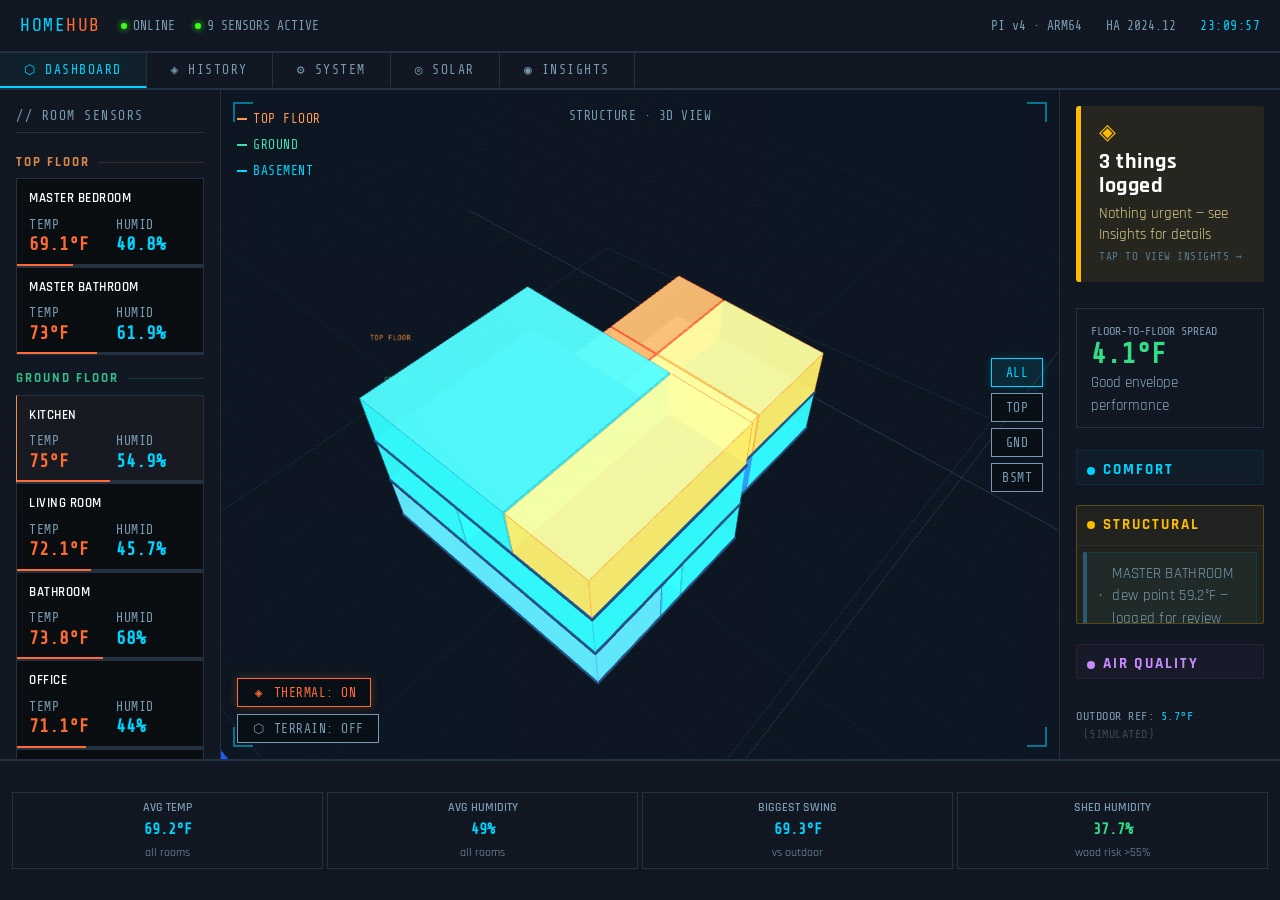
<file: dashboard/home-hub.html>
<!DOCTYPE html>
<html lang="en">
<head>
<meta charset="UTF-8">
<meta name="viewport" content="width=device-width, initial-scale=1.0">
<title>HOME HUB</title>
<link rel="stylesheet" href="fonts.css">
<script src="three.min.js"></script>
<style>
  :root {
    --bg: #0a0c0f;
    --panel: #111620;
    --border: #243040;
    --accent: #00d4ff;
    --accent2: #ff6b35;
    --accent3: #39ff14;
    --warn: #ffbe00;
    --text: #c8d8e8;
    --dim: #7a9ab0;
    --hot: #ff4444;
    --cold: #4488ff;
  }

  * { margin: 0; padding: 0; box-sizing: border-box; }

  body {
    background: var(--bg);
    color: var(--text);
    font-family: 'Rajdhani', sans-serif;
    font-weight: 400;
    font-size: 15px;
    line-height: 1.5;
    height: 100vh;
    overflow: hidden;
    cursor: default;
  }

  /* Scanline overlay */
  body::before {
    content: '';
    position: fixed;
    inset: 0;
    background: repeating-linear-gradient(
      0deg,
      transparent,
      transparent 2px,
      rgba(0,212,255,0.015) 2px,
      rgba(0,212,255,0.015) 4px
    );
    pointer-events: none;
    z-index: 999;
  }

  .layout {
    display: grid;
    grid-template-columns: 220px 1fr 220px;
    grid-template-rows: 52px 36px 1fr 140px;
    height: 100vh;
    gap: 1px;
    background: var(--border);
  }

  /* HEADER */
  .header {
    grid-column: 1 / -1;
    grid-row: 1;
    background: var(--panel);
    display: flex;
    align-items: center;
    padding: 0 20px;
    gap: 20px;
    border-bottom: 1px solid var(--border);
  }

  .logo {
    font-family: 'Share Tech Mono', monospace;
    font-size: 18px;
    color: var(--accent);
    letter-spacing: 1.5px;
    text-transform: uppercase;
  }

  .logo span { color: var(--accent2); }

  .header-status {
    display: flex;
    gap: 24px;
    margin-left: auto;
    align-items: center;
  }

  .status-item {
    font-family: 'Share Tech Mono', monospace;
    font-size: 13px;
    color: var(--dim);
    display: flex;
    align-items: center;
    gap: 6px;
  }

  .status-dot {
    width: 6px; height: 6px;
    border-radius: 50%;
    background: var(--accent3);
    box-shadow: 0 0 6px var(--accent3);
    animation: pulse 2s infinite;
  }

  .status-dot.warn { background: var(--warn); box-shadow: 0 0 6px var(--warn); }

  @keyframes pulse {
    0%, 100% { opacity: 1; }
    50% { opacity: 0.4; }
  }

  .time-display {
    font-family: 'Share Tech Mono', monospace;
    font-size: 13px;
    color: var(--accent);
    letter-spacing: 0.5px;
  }

  /* LEFT PANEL */
  .left-panel {
    background: var(--panel);
    padding: 16px;
    display: flex;
    flex-direction: column;
    gap: 12px;
    overflow-y: auto;
    grid-row: 3;
    grid-column: 1;
  }

  /* RIGHT PANEL */
  .right-panel {
    background: var(--panel);
    padding: 16px;
    display: flex;
    flex-direction: column;
    gap: 12px;
    overflow-y: auto;
    grid-row: 3;
    grid-column: 3;
  }

  /* CENTER - 3D CANVAS */
  .center-canvas {
    background: #0d1520;
    position: relative;
    overflow: hidden;
    grid-row: 3;
    grid-column: 2;
  }

  #threeCanvas {
    width: 100%;
    height: 100%;
    display: block;
  }

  .canvas-overlay {
    position: absolute;
    inset: 0;
    pointer-events: none;
  }

  .corner-bracket {
    position: absolute;
    width: 20px; height: 20px;
    border-color: var(--accent);
    border-style: solid;
    opacity: 0.5;
  }
  .corner-bracket.tl { top: 12px; left: 12px; border-width: 2px 0 0 2px; }
  .corner-bracket.tr { top: 12px; right: 12px; border-width: 2px 2px 0 0; }
  .corner-bracket.bl { bottom: 12px; left: 12px; border-width: 0 0 2px 2px; }
  .corner-bracket.br { bottom: 12px; right: 12px; border-width: 0 2px 2px 0; }

  .canvas-label {
    position: absolute;
    top: 16px;
    left: 50%;
    transform: translateX(-50%);
    font-family: 'Share Tech Mono', monospace;
    font-size: 13px;
    color: var(--dim);
    letter-spacing: 0.5px;
    pointer-events: none;
  }

  .room-tooltip {
    position: absolute;
    background: rgba(10,12,15,0.95);
    border: 1px solid var(--accent);
    padding: 8px 12px;
    font-family: 'Share Tech Mono', monospace;
    font-size: 13px;
    color: var(--accent);
    pointer-events: none;
    display: none;
    box-shadow: 0 0 20px rgba(0,212,255,0.2);
    min-width: 140px;
  }

  .room-tooltip .tt-name {
    font-size: 13px;
    margin-bottom: 6px;
    color: white;
    letter-spacing: 0.5px;
  }

  .room-tooltip .tt-row {
    display: flex;
    justify-content: space-between;
    gap: 16px;
    margin: 2px 0;
    color: var(--dim);
  }

  .room-tooltip .tt-val { color: var(--accent); }

  /* BOTTOM BAR */
  .bottom-bar {
    grid-column: 1 / -1;
    grid-row: 4;
    background: var(--panel);
    display: flex;
    align-items: center;
    padding: 0 12px;
    gap: 4px;
    border-top: 1px solid var(--border);
    overflow: hidden;
  }

  /* SECTION HEADER */
  .section-header {
    font-family: 'Share Tech Mono', monospace;
    font-size: 13px;
    color: var(--dim);
    letter-spacing: 1.5px;
    text-transform: uppercase;
    border-bottom: 1px solid var(--border);
    padding-bottom: 6px;
    margin-bottom: 4px;
  }

  /* SENSOR CARD */
  .sensor-card {
    background: var(--bg);
    border: 1px solid var(--border);
    padding: 10px 12px;
    cursor: pointer;
    transition: border-color 0.2s, box-shadow 0.2s;
    position: relative;
    overflow: hidden;
  }

  .sensor-card::before {
    content: '';
    position: absolute;
    left: 0; top: 0; bottom: 0;
    width: 2px;
    background: var(--accent);
    opacity: 0;
    transition: opacity 0.2s;
  }

  .sensor-card:hover { border-color: var(--accent); box-shadow: 0 0 12px rgba(0,212,255,0.1); }
  .sensor-card:hover::before { opacity: 1; }
  .sensor-card.active { border-color: var(--accent); box-shadow: 0 0 16px rgba(0,212,255,0.15); }
  .sensor-card.active::before { opacity: 1; }

  .floor-divider {
    display: flex;
    align-items: center;
    gap: 8px;
    padding: 10px 0 6px;
    margin-top: 4px;
  }
  .floor-divider:first-child { margin-top: 0; padding-top: 4px; }
  .floor-divider-line { flex: 1; height: 1px; }
  .floor-divider-label {
    font-family: 'Rajdhani', sans-serif;
    font-size: 13px;
    font-weight: 700;
    letter-spacing: 2px;
    text-transform: uppercase;
  }
  /* DEW POINT */
  .dp-row { display:flex; align-items:center; justify-content:space-between; margin-top:5px; padding-top:5px; border-top:1px solid rgba(255,255,255,0.06); }
  .dp-label { font-family:'Share Tech Mono',monospace; font-size:12px; color:var(--dim); letter-spacing:0.5px; }
  .dp-val { font-family:'Share Tech Mono',monospace; font-size:13px; font-weight:700; }
  .dp-safe  { color: #33dd88; }
  .dp-watch { color: #ffbb00; }
  .dp-act   { color: #ff4422; }
  .dp-badge { font-size:10px; padding:1px 5px; border-radius:2px; margin-left:6px; font-weight:700; letter-spacing:0.5px; }
  .dp-safe-badge  { background:rgba(51,221,136,0.15); color:#33dd88; }
  .dp-watch-badge { background:rgba(255,187,0,0.15);  color:#ffbb00; }
  .dp-act-badge   { background:rgba(255,68,34,0.2);   color:#ff4422; }

  /* HEALTH CATEGORIES */
  /* HERO STATUS */
  .hero-status {
    padding: 16px 18px;
    margin-bottom: 14px;
    border-radius: 3px;
    border-left: 5px solid;
    transition: background 0.4s, border-color 0.4s;
  }
  .hero-status.good    { background:rgba(51,221,136,0.08);  border-left-color:#33dd88; }
  .hero-status.warning { background:rgba(255,187,0,0.09);   border-left-color:#ffbb00; }
  .hero-status.act     { background:rgba(255,68,34,0.10);   border-left-color:#ff4422; }
  .hero-status-icon { font-size:22px; line-height:1; margin-bottom:6px; }
  .hero-status.good    .hero-status-icon { color:#33dd88; }
  .hero-status.warning .hero-status-icon { color:#ffbb00; }
  .hero-status.act     .hero-status-icon { color:#ff4422; }
  .hero-status-title {
    font-family: 'Rajdhani', sans-serif;
    font-size: 22px;
    font-weight: 700;
    line-height: 1.1;
    margin-bottom: 5px;
    letter-spacing: 0.5px;
  }
  .hero-status.good    .hero-status-title { color:#ffffff; }
  .hero-status.warning .hero-status-title { color:#ffffff; }
  .hero-status.act     .hero-status-title { color:#ffffff; }
  .hero-status-sub {
    font-family: 'Rajdhani', sans-serif;
    font-size: 15px;
    font-weight: 400;
    color: #8aacbe;
    line-height: 1.4;
  }
  .hero-status.act .hero-status-sub     { color:#ffaa88; }
  .hero-status.warning .hero-status-sub { color:#ddcc88; }
  /* keep old .health-status for any remaining references */
  .health-status { padding:12px 14px; margin-bottom:10px; border-radius:2px; border-left:4px solid; }
  .health-status.good    { background:rgba(51,221,136,0.06); border-left-color:#33dd88; }
  .health-status.warning { background:rgba(255,187,0,0.06);  border-left-color:#ffbb00; }
  .health-status.act     { background:rgba(255,68,34,0.08);  border-left-color:#ff4422; }
  .health-status-title { font-family:'Share Tech Mono',monospace; font-size:13px; font-weight:700; letter-spacing:1px; margin-bottom:3px; }
  .health-status.good    .health-status-title { color:#33dd88; }
  .health-status.warning .health-status-title { color:#ffbb00; }
  .health-status.act     .health-status-title { color:#ff4422; }
  .health-status-sub { font-family:'Share Tech Mono',monospace; font-size:12px; color:#8aacbe; }

  /* HEALTH CATEGORY SECTIONS */
  .health-cat { margin-bottom:8px; border-radius:2px; overflow:hidden; }
  .health-cat-header { display:flex; align-items:center; gap:8px; padding:8px 10px; margin-bottom:0; border-bottom:1px solid rgba(255,255,255,0.05); }
  .health-cat-dot { width:8px; height:8px; border-radius:50%; flex-shrink:0; }
  .health-cat-label { font-family:'Rajdhani',sans-serif; font-size:15px; font-weight:700; letter-spacing:2px; text-transform:uppercase; }
  .health-cat-body { padding:6px 6px 4px; }

  /* Default — no issues — subtle tint */
  .cat-comfort   { background:rgba(0,212,255,0.03); border:1px solid rgba(0,212,255,0.08); }
  .cat-structural { background:rgba(255,187,0,0.03);  border:1px solid rgba(255,187,0,0.08); }
  .cat-airquality { background:rgba(204,136,255,0.03);border:1px solid rgba(204,136,255,0.08); }

  .cat-comfort   .health-cat-dot { background:#00d4ff; }
  .cat-structural .health-cat-dot { background:#ffbb00; }
  .cat-airquality .health-cat-dot { background:#cc88ff; }
  .cat-comfort   .health-cat-label { color:#00d4ff; }
  .cat-structural .health-cat-label { color:#ffbb00; }
  .cat-airquality .health-cat-label { color:#cc88ff; }

  /* Active state — issue present — richer background */
  .cat-comfort.has-issues   { background:rgba(0,212,255,0.07);  border-color:rgba(0,212,255,0.2); }
  .cat-structural.has-issues { background:rgba(255,187,0,0.07);  border-color:rgba(255,187,0,0.25); }
  .cat-airquality.has-issues { background:rgba(204,136,255,0.07);border-color:rgba(204,136,255,0.2); }

  /* FLOOR SPREAD */
  .floor-spread { padding:10px 14px; background:var(--panel); border:1px solid var(--border); margin-bottom:10px; }
  .floor-spread-val { font-family:'Share Tech Mono',monospace; font-size:28px; font-weight:700; line-height:1; }
  .floor-spread-val.spread-good { color:#33dd88; }
  .floor-spread-val.spread-warn { color:#ffbb00; }
  .floor-spread-val.spread-bad  { color:#ff4422; }
  .floor-spread-label { font-family:'Share Tech Mono',monospace; font-size:12px; color:var(--dim); margin-top:3px; }
  .floor-spread-detail { font-family:'Rajdhani',sans-serif; font-size:15px; font-weight:500; color:#8aacbe; margin-top:4px; }

  .sensor-card.state-hot  { border-left-color: #ff4422; background: rgba(255,68,34,0.04); }
  .sensor-card.state-warm { border-left-color: #ff8833; background: rgba(255,136,51,0.03); }
  .sensor-card.state-cool { border-left-color: #4488ff; background: rgba(68,136,255,0.04); }
  .sensor-card.state-cold { border-left-color: #2255dd; background: rgba(34,85,221,0.05); }

  .sensor-card .room-name {
    font-size: 13px;
    font-weight: 600;
    letter-spacing: 0.5px;
    color: white;
    margin-bottom: 6px;
  }

  .sensor-card .readings {
    display: flex;
    gap: 12px;
  }

  .sensor-card .reading {
    flex: 1;
  }

  .sensor-card .reading-label {
    font-family: 'Share Tech Mono', monospace;
    font-size: 13px;
    color: var(--dim);
    letter-spacing: 0.5px;
  }

  .sensor-card .reading-value {
    font-family: 'Share Tech Mono', monospace;
    font-size: 18px;
    font-weight: bold;
    line-height: 1.2;
  }

  .sensor-card .reading-value.temp { color: var(--accent2); }
  .sensor-card .reading-value.humid { color: var(--accent); }
  .sensor-card .reading-value.hot { color: var(--hot); }
  .sensor-card .reading-value.cold { color: var(--cold); }

  .sensor-card .status-bar {
    position: absolute;
    bottom: 0; left: 0; right: 0;
    height: 2px;
    background: var(--border);
  }

  .sensor-card .status-fill {
    height: 100%;
    background: var(--accent2);
    transition: width 1s;
  }

  /* MINI CHART */
  .mini-chart {
    background: var(--bg);
    border: 1px solid var(--border);
    padding: 10px 12px;
    height: 80px;
    position: relative;
  }

  .mini-chart canvas {
    width: 100% !important;
    height: 44px !important;
  }

  .mini-chart .chart-label {
    font-family: 'Share Tech Mono', monospace;
    font-size: 13px;
    color: #a0bccc;
    letter-spacing: 0.5px;
    margin-bottom: 4px;
  }

  /* SYSTEM STATUS */
  .sys-row {
    display: flex;
    justify-content: space-between;
    align-items: center;
    padding: 6px 0;
    border-bottom: 1px solid rgba(30,37,48,0.5);
    font-size: 13px;
  }

  .sys-row .sys-label {
    font-family: 'Share Tech Mono', monospace;
    font-size: 13px;
    color: var(--dim);
    letter-spacing: 0.5px;
  }

  .sys-row .sys-val {
    font-family: 'Share Tech Mono', monospace;
    font-size: 13px;
    color: var(--accent3);
  }

  .sys-row .sys-val.warn { color: var(--warn); }

  /* ALERTS */
  .alert-item {
    background: rgba(255,190,0,0.08);
    border: 1px solid rgba(255,190,0,0.15);
    border-left: 4px solid var(--warn);
    padding: 10px 12px;
    font-size: 15px;
    font-family: 'Rajdhani', sans-serif;
    font-weight: 500;
    color: #ffffff;
    letter-spacing: 0.3px;
    display: flex;
    align-items: center;
    gap: 10px;
    margin-bottom: 6px !important;
  }
  .alert-item::before {
    content: '▲';
    color: var(--warn);
    font-size: 11px;
    flex-shrink: 0;
  }
  .alert-item.warn-hot {
    background: rgba(255,80,40,0.08);
    border-color: rgba(255,80,40,0.2);
    border-left-color: #ff4422;
  }
  .alert-item.warn-hot::before { color: #ff4422; content: '▲'; }
  .alert-item.warn-cold {
    background: rgba(68,136,255,0.08);
    border-color: rgba(68,136,255,0.2);
    border-left-color: #4488ff;
  }
  .alert-item.warn-cold::before { color: #4488ff; content: '▼'; }
  .alert-item.warn-mid {
    background: rgba(255,187,0,0.06);
    border-color: rgba(255,187,0,0.15);
    border-left-color: #ffbb00;
  }
  .alert-item.warn-mid::before { color: #ffbb00; content: '◦'; font-size: 14px; }
  .alert-item.info {
    background: rgba(0,212,255,0.04);
    border-color: rgba(0,212,255,0.1);
    border-left-color: #2a5a70;
    color: var(--dim);
  }
  .alert-item.info::before { content: '·'; color: var(--dim); font-size: 16px; line-height: 0.8; }
  .alert-none {
    color: #33dd88;
    font-family: 'Rajdhani', sans-serif;
    font-size: 16px;
    font-weight: 500;
    padding: 10px 0;
    display: flex;
    align-items: center;
    gap: 8px;
  }
  .alert-none::before { content: '✓'; font-size: 15px; }


  .feed-label {
    font-family: 'Share Tech Mono', monospace;
    font-size: 13px;
    color: var(--dim);
    letter-spacing: 1.5px;
    white-space: nowrap;
    border-right: 1px solid var(--border);
    padding-right: 16px;
    margin-right: 8px;
  }

  /* GAUGE */
  .gauge-wrap {
    background: var(--bg);
    border: 1px solid var(--border);
    padding: 10px 12px;
  }

  .gauge-wrap .gauge-label {
    font-family: 'Share Tech Mono', monospace;
    font-size: 13px;
    color: var(--dim);
    letter-spacing: 0.5px;
    margin-bottom: 6px;
  }

  .gauge-bar {
    height: 6px;
    background: var(--border);
    border-radius: 0;
    position: relative;
    margin-bottom: 3px;
  }

  .gauge-fill {
    height: 100%;
    transition: width 1s;
  }

  .gauge-row {
    display: flex;
    justify-content: space-between;
    font-family: 'Share Tech Mono', monospace;
    font-size: 13px;
    color: var(--dim);
    margin-top: 2px;
  }

  .gauge-row span:last-child { color: var(--accent3); }

  /* SCROLL */
  ::-webkit-scrollbar { width: 4px; }
  ::-webkit-scrollbar-track { background: var(--bg); }
  ::-webkit-scrollbar-thumb { background: var(--border); }


  /* TAB BAR */
  .tab-bar {
    grid-column: 1 / -1;
    grid-row: 2;
    background: var(--panel);
    display: flex;
    align-items: stretch;
    border-bottom: 1px solid var(--border);
    gap: 0;
  }
  .tab-btn {
    font-family: 'Share Tech Mono', monospace;
    font-size: 13px;
    letter-spacing: 1.5px;
    color: var(--dim);
    background: transparent;
    border: none;
    border-right: 1px solid var(--border);
    border-bottom: 2px solid transparent;
    padding: 0 24px;
    cursor: pointer;
    transition: all 0.2s;
    height: 100%;
  }
  .tab-btn:hover { color: var(--text); background: rgba(255,255,255,0.03); }
  .tab-btn.active { color: var(--accent); border-bottom-color: var(--accent); background: rgba(0,212,255,0.05); }

  /* HISTORY PAGE */
  #systemPage {
    display: none;
    grid-column: 2 / 4;
    grid-row: 3;
    background: var(--bg);
    overflow-y: auto;
    padding: 20px;
    gap: 0;
    flex-direction: column;
    border-left: 1px solid var(--border);
  }
  #systemPage.active { display: flex; }
  .layout.system-mode .center-canvas,
  .layout.system-mode .right-panel { display: none; }

  #historyPage {
    display: none;
    grid-column: 2 / 4;
    grid-row: 3;
    background: var(--bg);
    overflow-y: auto;
    padding: 20px;
    gap: 16px;
    flex-direction: column;
    border-left: 1px solid var(--border);
  }
  #historyPage.active { display: flex; }

  /* Hide center+right panels when history is active */
  .layout.history-mode .center-canvas,
  .layout.history-mode .right-panel { display: none; }

  #solarPage {
    display: none;
    grid-column: 2 / 4;
    grid-row: 3;
    background: var(--bg);
    overflow-y: auto;
    overflow-x: hidden;
    padding: 20px;
    flex-direction: column;
    gap: 0;
    border-left: 1px solid var(--border);
    min-width: 0;
    box-sizing: border-box;
  }
  #solarPage.active { display: flex; }
  .layout.solar-mode .center-canvas,
  .layout.solar-mode .right-panel { display: none; }
  /* ============================================================
     INSIGHTS TAB
     ============================================================ */
  #insightsPage {
    display: none;
    grid-column: 2 / 4;
    grid-row: 3;
    background: var(--bg);
    overflow-y: auto;
    overflow-x: hidden;
    padding: 20px;
    flex-direction: column;
    gap: 12px;
    border-left: 1px solid var(--border);
    min-width: 0;
    box-sizing: border-box;
  }
  #insightsPage.active { display: flex; }
  .layout.insights-mode .center-canvas,
  .layout.insights-mode .right-panel { display: none; }

  .insights-header {
    display: flex;
    align-items: baseline;
    justify-content: space-between;
    margin-bottom: 4px;
    min-width: 0;
    width: 100%;
  }
  .insights-header h2 {
    font-family: 'Rajdhani', sans-serif;
    font-size: 20px;
    font-weight: 700;
    color: var(--text);
    letter-spacing: 1px;
    margin: 0;
  }
  .insights-header-sub {
    font-family: 'Rajdhani', sans-serif;
    font-size: 13px;
    color: var(--dim);
  }
  .insights-cat { margin-bottom: 4px; }
  .insights-cat-header {
    display: flex;
    align-items: center;
    gap: 10px;
    padding: 10px 14px;
    border-radius: 2px 2px 0 0;
  }
  .insights-cat-dot { width: 9px; height: 9px; border-radius: 50%; flex-shrink: 0; }
  .insights-cat-title {
    font-family: 'Rajdhani', sans-serif;
    font-size: 15px;
    font-weight: 700;
    letter-spacing: 2px;
    text-transform: uppercase;
    flex: 1;
  }
  .insights-cat-count {
    font-family: 'Share Tech Mono', monospace;
    font-size: 12px;
    color: var(--dim);
  }
  .icat-comfort    .insights-cat-header { background: rgba(0,212,255,0.06);   border: 1px solid rgba(0,212,255,0.12); }
  .icat-structural .insights-cat-header { background: rgba(255,187,0,0.06);   border: 1px solid rgba(255,187,0,0.12); }
  .icat-airquality .insights-cat-header { background: rgba(204,136,255,0.06); border: 1px solid rgba(204,136,255,0.12); }
  .icat-comfort    .insights-cat-dot { background: #00d4ff; }
  .icat-structural .insights-cat-dot { background: #ffbb00; }
  .icat-airquality .insights-cat-dot { background: #cc88ff; }
  .icat-comfort    .insights-cat-title { color: #00d4ff; }
  .icat-structural .insights-cat-title { color: #ffbb00; }
  .icat-airquality .insights-cat-title { color: #cc88ff; }
  .insights-cat-body {
    border: 1px solid rgba(255,255,255,0.05);
    border-top: none;
  }
  .insight-row {
    display: grid;
    grid-template-columns: 110px 1fr auto;
    align-items: start;
    gap: 12px;
    padding: 12px 14px;
    border-bottom: 1px solid rgba(255,255,255,0.04);
  }
  .insight-row:last-child { border-bottom: none; }
  .insight-row-room {
    font-family: 'Share Tech Mono', monospace;
    font-size: 12px;
    color: var(--dim);
    padding-top: 2px;
  }
  .insight-row-msg {
    font-family: 'Rajdhani', sans-serif;
    font-size: 15px;
    font-weight: 500;
    color: var(--text);
    line-height: 1.4;
  }
  .insight-row-context {
    font-family: 'Rajdhani', sans-serif;
    font-size: 13px;
    color: var(--dim);
    margin-top: 3px;
  }
  .insight-row-val {
    font-family: 'Share Tech Mono', monospace;
    font-size: 14px;
    font-weight: 700;
    text-align: right;
    white-space: nowrap;
    padding-top: 2px;
  }
  .insight-row-val.nominal { color: #33dd88; }
  .insight-row-val.watch   { color: #ffbb00; }
  .insight-row-val.note    { color: #8aacbe; }
  .insights-empty {
    font-family: 'Rajdhani', sans-serif;
    font-size: 15px;
    color: var(--dim);
    padding: 14px;
  }
  .insights-footer {
    font-family: 'Rajdhani', sans-serif;
    font-size: 13px;
    color: var(--dim);
    border-top: 1px solid var(--border);
    padding-top: 12px;
    line-height: 1.7;
    word-wrap: break-word;
    min-width: 0;
    width: 100%;
  }
  /* END INSIGHTS TAB CSS */


  .history-controls {
    display: flex;
    align-items: center;
    gap: 12px;
    flex-wrap: wrap;
  }
  .history-controls .hc-label {
    font-family: 'Share Tech Mono', monospace;
    font-size: 13px;
    color: var(--dim);
    letter-spacing: 0.5px;
  }
  .range-btn {
    font-family: 'Share Tech Mono', monospace;
    font-size: 13px;
    letter-spacing: 0.5px;
    color: var(--dim);
    background: var(--panel);
    border: 1px solid var(--border);
    padding: 5px 14px;
    cursor: pointer;
    transition: all 0.15s;
  }
  .range-btn:hover { color: var(--text); border-color: var(--dim); }
  .range-btn.active { color: var(--accent); border-color: var(--accent); background: rgba(0,212,255,0.07); }
  .room-filter-btn {
    font-family: 'Share Tech Mono', monospace;
    font-size: 13px;
    letter-spacing: 0.5px;
    color: var(--dim);
    background: var(--panel);
    border: 1px solid var(--border);
    padding: 4px 10px;
    cursor: pointer;
    transition: all 0.15s;
    white-space: nowrap;
  }
  .room-filter-btn.active { color: var(--accent3); border-color: var(--accent3); background: rgba(51,221,136,0.07); }

  .history-grid {
    display: grid;
    grid-template-columns: 1fr 1fr;
    gap: 16px;
  }
  @media (max-width: 1100px) { .history-grid { grid-template-columns: 1fr; } }

  .chart-card {
    background: var(--panel);
    border: 1px solid var(--border);
    padding: 16px;
    display: flex;
    flex-direction: column;
    gap: 10px;
  }
  .chart-card.full-width { grid-column: 1 / -1; }
  .chart-title {
    font-family: 'Share Tech Mono', monospace;
    font-size: 14px;
    letter-spacing: 1.5px;
    color: var(--dim);
  }
  .chart-title span { color: var(--accent); }
  .chart-canvas-wrap {
    position: relative;
    height: 180px;
  }
  .chart-canvas-wrap canvas { width: 100%; height: 100%; }
  .chart-legend {
    display: flex;
    gap: 12px;
    flex-wrap: wrap;
  }
  .legend-item {
    display: flex;
    align-items: center;
    gap: 5px;
    font-family: 'Share Tech Mono', monospace;
    font-size: 13px;
    color: var(--dim);
    cursor: pointer;
  }
  .legend-dot { width: 8px; height: 8px; border-radius: 50%; flex-shrink: 0; }
  .no-data-msg {
    font-family: 'Share Tech Mono', monospace;
    font-size: 13px;
    color: var(--dim);
    text-align: center;
    padding: 40px 0;
    letter-spacing: 0.5px;
  }
  .data-note {
    font-family: 'Share Tech Mono', monospace;
    font-size: 13px;
    color: rgba(255,255,255,0.15);
    letter-spacing: 0.5px;
    text-align: center;
  }
  .stat-row {
    display: flex;
    gap: 16px;
    flex-wrap: wrap;
  }
  .stat-chip {
    background: var(--bg);
    border: 1px solid var(--border);
    padding: 6px 12px;
    display: flex;
    flex-direction: column;
    gap: 2px;
    min-width: 80px;
  }
  .stat-chip-label { font-family: 'Rajdhani', sans-serif; font-size: 13px; font-weight: 600; color: var(--dim); letter-spacing: 0.5px; text-transform: uppercase; }
  .stat-chip-val   { font-family: 'Share Tech Mono', monospace; font-size: 17px; font-weight: 700; color: var(--accent); }
  .stat-chip-val.warn { color: var(--warn); }
  .stat-chip-val.good { color: #33dd88; }

  /* ENERGY INTELLIGENCE */
  .delta-row { display:flex; align-items:center; gap:6px; padding:5px 8px; background:var(--bg); border:1px solid var(--border); margin-bottom:3px; }
  .delta-room { font-family:'Share Tech Mono',monospace; font-size:13px; color:var(--dim); flex:1; letter-spacing:0.5px; white-space:nowrap; overflow:hidden; text-overflow:ellipsis; }
  .delta-bar-wrap { flex:2; height:4px; background:rgba(255,255,255,0.05); }
  .delta-bar-fill { height:100%; transition:width 1s; }
  .delta-val { font-family:'Share Tech Mono',monospace; font-size:13px; min-width:36px; text-align:right; }
  .delta-good { color:#33dd88; } .delta-bar-fill.good { background:#33dd88; }
  .delta-warn { color:#ffbb00; } .delta-bar-fill.warn { background:#ffbb00; }
  .delta-bad  { color:#ff4444; } .delta-bar-fill.bad  { background:#ff4444; }
  .sensor-slot { background:var(--bg); border:1px dashed var(--border); padding:7px 10px; display:flex; align-items:center; gap:8px; margin-bottom:3px; }

  .sn-table { width:100%; border-collapse:collapse; font-family:'Share Tech Mono',monospace; font-size:13px; }
  .sn-table th { color:var(--dim); letter-spacing:0.5px; padding:6px 8px; border-bottom:1px solid var(--border); text-align:left; font-weight:normal; }
  .sn-table td { padding:9px 10px; border-bottom:1px solid rgba(255,255,255,0.06); vertical-align:middle; font-size:13px; }
  .sn-table tr:last-child td { border-bottom: none; }
  .sn-table tr:hover td { background: rgba(255,255,255,0.02); }
  .sn-name { color: #ccd6e0; letter-spacing:0.5px; }
  .sn-floor { color: var(--dim); font-size:13px; }
  .sn-val { color: var(--accent); text-align:right; }
  .sn-updated { color: var(--dim); font-size:13px; text-align:right; }
  .sn-status-live { color: #33dd88; }
  .sn-status-pending { color: var(--dim); }
  .sn-status-warn { color: var(--warn); }
  .sn-section-row td { padding: 10px 8px 4px; color: var(--dim); font-size:13px; letter-spacing:0.5px; border-bottom:1px solid var(--border); }
  .sensor-slot .ss-label { font-family:'Share Tech Mono',monospace; font-size:13px; color:var(--dim); flex:1; letter-spacing:0.5px; }
  .sensor-slot .ss-status { font-family:'Share Tech Mono',monospace; font-size:13px; }
  .ss-pending { color:rgba(255,255,255,0.2); }
  .ss-active  { color:#33dd88; }
  .data-progress { background:var(--bg); border:1px solid var(--border); padding:10px 12px; }
  .dp-header { font-family:'Share Tech Mono',monospace; font-size:13px; color:var(--dim); letter-spacing:0.5px; margin-bottom:8px; }
  .dp-bar-wrap { height:6px; background:rgba(255,255,255,0.05); margin-bottom:4px; }
  .dp-bar-fill { height:100%; background:linear-gradient(90deg,var(--accent),#33dd88); transition:width 2s; }
  .dp-row { display:flex; justify-content:space-between; font-family:'Share Tech Mono',monospace; font-size:13px; color:var(--dim); }
  .dp-days { color:var(--accent); }
  .energy-metric { display:flex; flex-direction:column; align-items:center; gap:2px; padding:6px 10px; border:1px solid var(--border); flex:1; min-width:0; overflow:hidden; }
  .em-label { font-family:'Rajdhani',sans-serif; font-size:12px; font-weight:600; color:var(--dim); letter-spacing:0px; text-transform:uppercase; white-space:nowrap; overflow:hidden; text-overflow:ellipsis; width:100%; text-align:center; }
  .em-val   { font-family:'Share Tech Mono',monospace; font-size:15px; font-weight:700; color:var(--accent); }
  .em-sub   { font-family:'Rajdhani',sans-serif; font-size:12px; font-weight:500; color:var(--dim); white-space:nowrap; overflow:hidden; text-overflow:ellipsis; width:100%; text-align:center; }
  .em-val.warn { color:var(--warn); }
  .em-val.good { color:#33dd88; }
  .em-pending  { color:rgba(255,255,255,0.15) !important; }

  /* Control hints */
  .terrain-toggle {
    position: absolute;
    bottom: 16px;
    left: 16px;
    font-family: 'Share Tech Mono', monospace;
    font-size: 13px;
    letter-spacing: 0.5px;
    background: rgba(10,14,20,0.85);
    border: 1px solid var(--dim);
    color: var(--dim);
    padding: 6px 14px;
    cursor: pointer;
    transition: all 0.2s;
    pointer-events: all;
  }
  .terrain-toggle:hover { border-color: var(--accent); color: var(--accent); }
  .toggle-dot { display:inline-block; width:14px; text-align:center; }
  .terrain-toggle.active { border-color: #33dd88; color: #33dd88; box-shadow: 0 0 10px rgba(51,221,136,0.2); }
  #thermalToggleBtn.active { border-color: #ff6b35; color: #ff6b35; box-shadow: 0 0 10px rgba(255,107,53,0.25); }

  .ctrl-hint {
    position: absolute;
    bottom: 16px;
    right: 16px;
    font-family: 'Share Tech Mono', monospace;
    font-size: 13px;
    color: var(--dim);
    letter-spacing: 0.5px;
    pointer-events: none;
    text-align: right;
    line-height: 1.8;
    opacity: 1;
    transition: opacity 2s ease;
  }
  .floor-selector {
    position: absolute;
    top: 50%;
    right: 16px;
    transform: translateY(-50%);
    display: flex;
    flex-direction: column;
    gap: 6px;
    pointer-events: all;
  }

  .floor-btn {
    font-family: 'Share Tech Mono', monospace;
    font-size: 13px;
    letter-spacing: 0.5px;
    background: rgba(10,14,20,0.85);
    border: 1px solid var(--dim);
    color: var(--dim);
    padding: 6px 10px;
    cursor: pointer;
    transition: all 0.15s;
    text-align: center;
    min-width: 52px;
  }
  .floor-btn:hover {
    border-color: var(--accent);
    color: var(--accent);
  }
  .floor-btn.active {
    border-color: var(--accent);
    color: var(--accent);
    background: rgba(0,212,255,0.1);
    box-shadow: 0 0 10px rgba(0,212,255,0.2);
  }
  .floor-btn[data-floor="TOP"].active    { border-color:#dd8844; color:#dd8844; background:rgba(221,136,68,0.1);  box-shadow: 0 0 10px rgba(221,136,68,0.2); }
  .floor-btn[data-floor="GROUND"].active { border-color:#33bb88; color:#33bb88; background:rgba(51,187,136,0.1); box-shadow: 0 0 10px rgba(51,187,136,0.2); }
  .floor-btn[data-floor="BASEMENT"].active { border-color:#00aacc; color:#00aacc; background:rgba(0,170,204,0.1); box-shadow: 0 0 10px rgba(0,170,204,0.2); }
</style>
</head>
<body>

<div class="layout">
  <!-- HEADER -->
  <header class="header">
    <div class="logo">HOME<span>HUB</span></div>
    <div class="status-item"><div class="status-dot"></div> ONLINE</div>
    <div class="status-item"><div class="status-dot"></div> 9 SENSORS ACTIVE</div>
    <div class="status-item" id="headerAlertItem" style="display:none"><div class="status-dot warn"></div> <span id="headerAlertCount">0</span> ALERT</div>
    <div class="header-status">
      <div class="status-item">PI v4 · ARM64</div>
      <div class="status-item">HA 2024.12</div>
      <div class="time-display" id="clock">--:--:--</div>
    </div>
  </header>

  <!-- TAB BAR -->
  <nav class="tab-bar">
    <button class="tab-btn active" data-tab="dashboard">⬡ DASHBOARD</button>
    <button class="tab-btn" data-tab="history">◈ HISTORY</button>
    <button class="tab-btn" data-tab="system">⚙ SYSTEM</button>
    <button class="tab-btn" data-tab="solar">◎ SOLAR</button>
    <button class="tab-btn" data-tab="insights">◉ INSIGHTS</button>
  </nav>

  <!-- ============================================================
       SOLAR TAB — self-contained, remove this block to remove tab
       ============================================================ -->
  <div id="solarPage">

    <div class="solar-status-banner">
      <h2>◎ TWO YEARS OF ROOF DATA BEFORE YOUR FIRST INSTALLER QUOTE</h2>
      <p>Mount ~$75 of sensors on the 2013 addition roof and let them run. Real irradiance on your east and west faces, shadow patterns from that fir to the south, roof surface temperatures across seasons. When installer quotes come in, you'll have the data to verify every production estimate they give you.</p>
    </div>

    <!-- LIVE READINGS ROW -->
    <div class="solar-grid" style="margin-bottom:12px">
      <div class="solar-card">
        <div class="solar-card-title">// IRRADIANCE — EAST FACE</div>
        <div class="solar-face-grid">
          <div class="solar-face">
            <div class="solar-face-label east">EAST</div>
            <div class="solar-face-val pending" id="solar-east-lux">PENDING</div>
            <div class="solar-face-sub">lux · VEML7700</div>
          </div>
          <div class="solar-face">
            <div class="solar-face-label west">WEST</div>
            <div class="solar-face-val pending" id="solar-west-lux">PENDING</div>
            <div class="solar-face-sub">lux · VEML7700</div>
          </div>
        </div>
        <div class="solar-chart-wrap"><canvas id="solarLuxChart"></canvas></div>
      </div>

      <div class="solar-card">
        <div class="solar-card-title">// ROOF CONDITIONS</div>
        <div style="display:grid;grid-template-columns:1fr 1fr;gap:12px;margin-bottom:12px">
          <div class="solar-metric">
            <span class="solar-metric-label">SURFACE TEMP</span>
            <span class="solar-metric-val pending" id="solar-roof-temp">--</span>
            <span class="solar-metric-sub">DS18B20 · target &lt;50°C</span>
          </div>
          <div class="solar-metric">
            <span class="solar-metric-label">WIND SPEED</span>
            <span class="solar-metric-val pending" id="solar-wind">--</span>
            <span class="solar-metric-sub">anemometer · mph</span>
          </div>
          <div class="solar-metric">
            <span class="solar-metric-label">PEAK LUX TODAY</span>
            <span class="solar-metric-val pending" id="solar-peak-today">--</span>
            <span class="solar-metric-sub">combined faces</span>
          </div>
          <div class="solar-metric">
            <span class="solar-metric-label">SHADOW EVENTS</span>
            <span class="solar-metric-val pending" id="solar-shadow-count">--</span>
            <span class="solar-metric-sub">drops &gt;60% today</span>
          </div>
        </div>
      </div>
    </div>

    <!-- MONTHLY ACCUMULATION + SHADOW LOG -->
    <div class="solar-grid" style="margin-bottom:12px">
      <div class="solar-card">
        <div class="solar-card-title">// MONTHLY IRRADIANCE ACCUMULATION</div>
        <div class="solar-timeline" id="solarMonthlyTimeline">
          <div style="font-family:'Share Tech Mono',monospace;font-size:12px;color:var(--dim);padding:8px 0">
            No data yet — populates after first full month of logging.
          </div>
        </div>
      </div>

      <div class="solar-card">
        <div class="solar-card-title">// SHADOW EVENT LOG</div>
        <div class="solar-shadow-log" id="solarShadowLog">
          <div class="solar-shadow-row"><span>Awaiting sensor data</span><span class="pending">--</span></div>
          <div style="font-family:'Share Tech Mono',monospace;font-size:11px;color:var(--dim);padding-top:8px;line-height:1.7">
            Shadow events detected when lux drops &gt;60%<br>
            on a clear day. Logs time, duration, face affected.<br>
            Tree at ~120ft south — winter shading expected.
          </div>
        </div>
      </div>
    </div>

    <!-- PROJECTION + HARDWARE -->
    <div class="solar-grid" style="margin-bottom:12px">
      <div class="solar-card">
        <div class="solar-card-title">// 2-YEAR PROJECTION (UPDATES WITH REAL DATA)</div>
        <!-- ENVIRONMENTAL IMPACT HERO — leads the section -->
        <div style="background:rgba(51,221,136,0.06);border:1px solid rgba(51,221,136,0.15);border-left:4px solid #33dd88;padding:12px 14px;margin-bottom:14px;border-radius:2px">
          <div style="font-family:'Rajdhani',sans-serif;font-size:13px;font-weight:600;color:#33dd88;letter-spacing:1px;margin-bottom:8px;text-transform:uppercase">Estimated Annual Environmental Impact</div>
          <div style="display:grid;grid-template-columns:1fr 1fr 1fr;gap:12px">
            <div class="solar-metric">
              <span class="solar-metric-label">GRID POWER OFFSET</span>
              <span class="solar-metric-val" style="font-size:20px;color:#33dd88">5,500–6,500</span>
              <span class="solar-metric-sub">kWh / year kept off grid</span>
            </div>
            <div class="solar-metric">
              <span class="solar-metric-label">CO₂ AVOIDED</span>
              <span class="solar-metric-val" style="font-size:20px;color:#33dd88">~2.5–3 t</span>
              <span class="solar-metric-sub">tonnes CO₂ / yr · SCL grid mix</span>
            </div>
            <div class="solar-metric">
              <span class="solar-metric-label">EQUIVALENT TO</span>
              <span class="solar-metric-val" style="font-size:20px;color:#33dd88">~6,500</span>
              <span class="solar-metric-sub">miles not driven per year</span>
            </div>
          </div>
        </div>

        <!-- FINANCIAL — secondary -->
        <div style="display:grid;grid-template-columns:1fr 1fr 1fr;gap:10px;margin-bottom:12px">
          <div class="solar-metric">
            <span class="solar-metric-label">YOUR USAGE</span>
            <span class="solar-metric-val" style="font-size:18px">~8,800</span>
            <span class="solar-metric-sub">kWh / yr · $120/mo</span>
          </div>
          <div class="solar-metric">
            <span class="solar-metric-label">GRID OFFSET</span>
            <span class="solar-metric-val" style="font-size:18px;color:#ffaa44">65–70%</span>
            <span class="solar-metric-sub">good year, pre-tree data</span>
          </div>
          <div class="solar-metric">
            <span class="solar-metric-label">SYSTEM SIZE</span>
            <span class="solar-metric-val" style="font-size:18px">~6 kW</span>
            <span class="solar-metric-sub">east + west split roof</span>
          </div>
          <div class="solar-metric">
            <span class="solar-metric-label">INSTALL COST EST</span>
            <span class="solar-metric-val" style="font-size:18px;color:#ffaa44">$20–25k</span>
            <span class="solar-metric-sub">before incentives</span>
          </div>
          <div class="solar-metric">
            <span class="solar-metric-label">FINANCIAL PAYBACK</span>
            <span class="solar-metric-val" style="font-size:18px;color:#8aacbe">18–22 yr</span>
            <span class="solar-metric-sub">SCL monthly netting</span>
          </div>
          <div class="solar-metric">
            <span class="solar-metric-label">DATA CONFIDENCE</span>
            <span class="solar-metric-val pending" id="solar-confidence">0%</span>
            <span class="solar-metric-sub">months logged / 24</span>
          </div>
        </div>
        <div style="font-family:'Rajdhani',sans-serif;font-size:13px;font-weight:500;color:var(--dim);line-height:1.7;border-top:1px solid var(--border);padding-top:10px">
          Financial payback is secondary to environmental values — Seattle City Light is already a low-carbon grid.
          Real irradiance data will refine these estimates. Tree shading impact calculated from shadow event log.
        </div>
      </div>

      <div class="solar-card">
        <div class="solar-card-title">// HARDWARE SHOPPING LIST</div>
        <ul class="solar-hw-list">
          <li class="solar-hw-item">
            <span class="solar-hw-price">$10</span>
            <div><div class="solar-hw-name">2× VEML7700 lux sensor</div><div class="solar-hw-purpose">East + west face irradiance · Adafruit #4162</div></div>
          </li>
          <li class="solar-hw-item">
            <span class="solar-hw-price">$4</span>
            <div><div class="solar-hw-name">DS18B20 waterproof temp probe</div><div class="solar-hw-purpose">Roof surface temp · efficiency impact above 50°C</div></div>
          </li>
          <li class="solar-hw-item">
            <span class="solar-hw-price">$12</span>
            <div><div class="solar-hw-name">Radiation shield / solar screen</div><div class="solar-hw-purpose">Protects DS18B20 from direct sun bias</div></div>
          </li>
          <li class="solar-hw-item">
            <span class="solar-hw-price">$3</span>
            <div><div class="solar-hw-name">DS3231 RTC module</div><div class="solar-hw-purpose">Accurate timestamps without network · critical for shadow mapping</div></div>
          </li>
          <li class="solar-hw-item">
            <span class="solar-hw-price">$25</span>
            <div><div class="solar-hw-name">Cup anemometer (ESP32 compatible)</div><div class="solar-hw-purpose">Wind exposure · pylon roof has higher exposure than conventional</div></div>
          </li>
          <li class="solar-hw-item">
            <span class="solar-hw-price">$20</span>
            <div><div class="solar-hw-name">Weatherproof boxes, silicone, brackets</div><div class="solar-hw-purpose">Flush mount at roof pitch · wire to attic ESP32</div></div>
          </li>
        </ul>
        <div class="solar-hw-total"><span>TOTAL EST.</span><span>~$74</span></div>
      </div>
    </div>

  </div>
  <!-- END SOLAR TAB -->

  <!-- INSIGHTS TAB -->
  <div id="insightsPage">
    <div class="insights-header">
      <h2>◉ INSIGHTS</h2>
      <span class="insights-header-sub">What the sensors have been seeing — updated every 30s</span>
    </div>
    <div id="insightsCatComfort"   class="insights-cat icat-comfort"></div>
    <div id="insightsCatStructural" class="insights-cat icat-structural"></div>
    <div id="insightsCatAirquality" class="insights-cat icat-airquality"></div>
    <div class="insights-footer">
      All readings are from simulated sensors. Once real ESP32 + DHT22 nodes are connected via Home Assistant,
      this tab will log actual conditions with timestamps. A year of this data is a useful starting point
      for a building science review.
    </div>
  </div>
  <!-- END INSIGHTS TAB -->

  <!-- SYSTEM PAGE -->
  <div id="systemPage">
    <div class="section-header">// SYSTEM</div>
    <div class="sys-row"><span class="sys-label">PI CPU</span><span class="sys-val" id="cpu-val">34%</span></div>
    <div class="sys-row"><span class="sys-label">PI TEMP</span><span class="sys-val warn" id="pi-temp">51°C</span></div>
    <div class="sys-row"><span class="sys-label">RAM</span><span class="sys-val">1.2 / 4 GB</span></div>
    <div class="sys-row"><span class="sys-label">UPTIME</span><span class="sys-val" id="uptime">14d 6h</span></div>
    <div class="sys-row"><span class="sys-label">LAST SYNC</span><span class="sys-val">2s ago</span></div>

    <div class="section-header" style="margin-top:16px">// HOME ASSISTANT</div>
    <div class="sys-row"><span class="sys-label">HA VERSION</span><span class="sys-val">2024.12</span></div>
    <div class="sys-row"><span class="sys-label">ZIGBEE</span><span class="sys-val">○ PENDING</span></div>
    <div class="sys-row"><span class="sys-label">MQTT</span><span class="sys-val ss-pending">○ PENDING</span></div>

    <div class="section-header" style="margin-top:16px">// SENSOR NETWORK</div>
    <div id="sensorNetworkTable"></div>
  </div>

  <!-- HISTORY PAGE -->
  <div id="historyPage">
    <div class="history-controls">
      <span class="hc-label">RANGE</span>
      <button class="range-btn active" data-days="1">24H</button>
      <button class="range-btn" data-days="7">7D</button>
      <button class="range-btn" data-days="30">30D</button>
      <button class="range-btn" data-days="0">ALL</button>
      <span class="hc-label" style="margin-left:12px">ROOMS</span>
      <div id="roomFilterBtns"></div>
      <span id="dataPointCount" class="hc-label" style="margin-left:auto"></span>
    </div>

    <div class="history-grid">
      <div class="chart-card full-width">
        <div class="chart-title">// TEMPERATURE OVER TIME <span id="tempChartLabel">— ALL ROOMS</span></div>
        <div class="stat-row" id="tempStats"></div>
        <div class="chart-canvas-wrap"><canvas id="tempChart"></canvas></div>
        <div class="chart-legend" id="tempLegend"></div>
      </div>

      <div class="chart-card full-width">
        <div class="chart-title">// HUMIDITY OVER TIME <span id="humidChartLabel">— ALL ROOMS</span></div>
        <div class="stat-row" id="humidStats"></div>
        <div class="chart-canvas-wrap"><canvas id="humidChart"></canvas></div>
        <div class="chart-legend" id="humidLegend"></div>
      </div>

      <div class="chart-card">
        <div class="chart-title">// THERMAL DELTA vs OUTDOOR <span style="color:var(--dim)">(SIMULATED OUTDOOR)</span></div>
        <div class="stat-row" id="deltaStats"></div>
        <div class="chart-canvas-wrap"><canvas id="deltaChart"></canvas></div>
        <div class="chart-legend" id="deltaLegend"></div>
      </div>

      <div class="chart-card">
        <div class="chart-title">// SHED HUMIDITY <span style="color:#ff4444">▬ 55% WOOD RISK</span> <span style="color:#ffbb00">▬ 45% MONITOR</span></div>
        <div class="stat-row" id="shedStats"></div>
        <div class="chart-canvas-wrap"><canvas id="shedChart"></canvas></div>
        <div class="data-note" id="shedNote"></div>
      </div>

      <div class="chart-card full-width">
        <div class="chart-title">// FLOOR-BY-FLOOR AVG TEMPERATURE COMPARISON</div>
        <div class="stat-row" id="floorStats"></div>
        <div class="chart-canvas-wrap"><canvas id="floorChart"></canvas></div>
        <div class="chart-legend" id="floorLegend"></div>
      </div>
    </div>

    <div class="data-note" id="historyDataNote" style="padding:12px 0">
      Data logged every 5 minutes while dashboard is open. Connect Home Assistant + InfluxDB for continuous background logging.
    </div>
  </div>

  <!-- LEFT PANEL -->
  <div class="left-panel">
    <div class="section-header">// ROOM SENSORS</div>
    <div id="sensorCards"></div>
  </div>

  <!-- CENTER 3D CANVAS -->
  <div class="center-canvas" id="canvasWrap">
    <canvas id="threeCanvas"></canvas>
    <div class="canvas-overlay">
      <div class="corner-bracket tl"></div>
      <div class="corner-bracket tr"></div>
      <div class="corner-bracket bl"></div>
      <div class="corner-bracket br"></div>
      <div class="canvas-label">STRUCTURE · 3D VIEW</div>
      <div style="position:absolute;top:16px;left:16px;font-family:'Share Tech Mono',monospace;font-size:13px;line-height:2;letter-spacing:0.5px;pointer-events:none;">
        <div style="display:flex;align-items:center;gap:6px;color:#ff9955"><span style="width:10px;height:2px;background:#ff9955;display:inline-block"></span>TOP FLOOR</div>
        <div style="display:flex;align-items:center;gap:6px;color:#44ddaa"><span style="width:10px;height:2px;background:#44ddaa;display:inline-block"></span>GROUND</div>
        <div style="display:flex;align-items:center;gap:6px;color:#00d4ff"><span style="width:10px;height:2px;background:#00d4ff;display:inline-block"></span>BASEMENT</div>
      </div>
      <button id="terrainToggleBtn" class="terrain-toggle"><span class="toggle-dot">⬡</span> TERRAIN: <span class="toggle-state">OFF</span></button>
      <button id="thermalToggleBtn" class="terrain-toggle active" style="bottom:52px"><span class="toggle-dot">◈</span> THERMAL: <span class="toggle-state">ON</span></button>
      <div class="ctrl-hint" id="ctrlHint">DRAG TO ROTATE<br>SCROLL TO ZOOM</div>
      <div class="floor-selector">
        <button class="floor-btn" data-floor="ALL">ALL</button>
        <button class="floor-btn" data-floor="TOP">TOP</button>
        <button class="floor-btn" data-floor="GROUND">GND</button>
        <button class="floor-btn" data-floor="BASEMENT">BSMT</button>
      </div>
    </div>
    <div class="room-tooltip" id="tooltip">
      <div class="tt-name" id="tt-name">ROOM</div>
      <div class="tt-row"><span>TEMP</span><span class="tt-val" id="tt-temp">--</span></div>
      <div class="tt-row"><span>HUMIDITY</span><span class="tt-val" id="tt-humid">--</span></div>
      <div class="tt-row"><span>STATUS</span><span class="tt-val" id="tt-status">--</span></div>
    </div>
  </div>

  <!-- RIGHT PANEL -->
  <div class="right-panel">

    <!-- HOUSE STATUS -->
    <div id="houseStatus"></div>

    <!-- FLOOR SPREAD -->
    <div class="floor-spread">
      <div class="floor-spread-label">FLOOR-TO-FLOOR SPREAD</div>
      <div class="floor-spread-val" id="floorSpreadVal">--°F</div>
      <div class="floor-spread-detail" id="floorSpreadDetail">TOP vs BASEMENT delta</div>
    </div>

    <!-- COMFORT -->
    <div class="health-cat cat-comfort">
      <div class="health-cat-header">
        <div class="health-cat-dot"></div>
        <span class="health-cat-label">COMFORT</span>
      </div>
      <div class="health-cat-body"><div id="comfortAlerts"></div></div>
    </div>

    <!-- STRUCTURAL -->
    <div class="health-cat cat-structural">
      <div class="health-cat-header">
        <div class="health-cat-dot"></div>
        <span class="health-cat-label">STRUCTURAL</span>
      </div>
      <div class="health-cat-body"><div id="structuralAlerts"></div></div>
    </div>

    <!-- AIR QUALITY -->
    <div class="health-cat cat-airquality">
      <div class="health-cat-header">
        <div class="health-cat-dot"></div>
        <span class="health-cat-label">AIR QUALITY</span>
      </div>
      <div class="health-cat-body"><div id="airqualityAlerts"></div></div>
    </div>

    <div style="font-family:'Share Tech Mono',monospace;font-size:12px;color:var(--dim);margin-top:8px;letter-spacing:0.5px;">OUTDOOR REF: <span id="outdoor-ref" style="color:var(--accent)">-- °F</span> &nbsp;<span class="ss-pending">(SIMULATED)</span></div>
  </div>

  <!-- BOTTOM BAR -->
  <div class="bottom-bar">
    <div class="energy-metric">
      <span class="em-label">AVG TEMP</span>
      <span class="em-val" id="em-avg-temp">--°F</span>
      <span class="em-sub">all rooms</span>
    </div>
    <div class="energy-metric">
      <span class="em-label">AVG HUMIDITY</span>
      <span class="em-val" id="em-avg-humid">--%</span>
      <span class="em-sub">all rooms</span>
    </div>
    <div class="energy-metric">
      <span class="em-label">BIGGEST SWING</span>
      <span class="em-val warn" id="em-max-delta">--°F</span>
      <span class="em-sub">vs outdoor</span>
    </div>
    <div class="energy-metric">
      <span class="em-label">SHED HUMIDITY</span>
      <span class="em-val" id="em-shed-humid">--%</span>
      <span class="em-sub">wood risk &gt;55%</span>
    </div>
  </div>

</div>

<script>
// ============================================================
// DATA
// ============================================================
/*
  COORDINATE SYSTEM:
    X: west(-) to east(+)
    Y: ground(0) up — each floor is 1.1 units tall
    Z: north(-) to south(+)   ← matches aerial: north is "up" on screen = negative Z

  HOUSE LAYOUT (from aerial photo):
    South block (main house): wider, ~4.4 wide x 3.8 deep, 2 floors + basement
    North block (separate unit): ~3.6 wide x 3.2 deep, attached to north side of south block, 2 floors

  Floor heights:
    Basement: y center = -1.1  (floor -1 to 0, height 1.1... we'll use floorY helper)
    Ground:   y center =  0.55
    Top:      y center =  1.65
*/

const FLOOR_H = 1.1;
const BAS_Y   = -FLOOR_H;
const GND_Y   =  0;
const TOP_Y   =  FLOOR_H;

// Room centers
const yB = BAS_Y + FLOOR_H/2;  // -0.55
const yG = GND_Y + FLOOR_H/2;  //  0.55
const yT = TOP_Y + FLOOR_H/2;  //  1.65

// GAP between adjacent rooms so faces never touch (eliminates z-fighting between rooms)
const G = 0.04;

/*
  NORTH BLOCK footprint: x [-1.8, 1.8], z [-4.8, -1.6]  (width 3.6, depth 3.2)
  SOUTH BLOCK footprint: x [-2.2, 2.2], z [-1.6,  2.2]  (width 4.4, depth 3.8)

  NORTH BLOCK GROUND FLOOR — divide into 4 rooms with gaps:
    Kitchen:     west strip,  x [-1.8, -0.4], z [-4.8, -1.6]  → w=1.4, d=3.2
    Bathroom:    SW corner,   x [-0.4, 0.6],  z [-1.6, -2.8]  → w=1.0, d=1.2
    Office:      SE corner,   x [0.6,  1.8],  z [-1.6, -3.2]  → w=1.2, d=1.6
    Living Room: NE block,    x [-0.4, 1.8],  z [-2.8, -4.8]  → w=2.2, d=2.0

  NORTH BLOCK BASEMENT — full floor divided into 2:
    Utility Room: south strip, x [-1.8, 1.8], z [-1.6, -2.8]  → w=3.6, d=1.2
    Tenant Room:  north bulk,  x [-1.8, 1.8], z [-2.8, -4.8]  → w=3.6, d=2.0

  SOUTH BLOCK TOP FLOOR — 2 rooms:
    Master Bed:  west,  x [-2.2, 0.6],  z [-1.6, 2.2]  → w=2.8, d=3.8
    Master Bath: east,  x [0.6,  2.2],  z [-1.6, 2.2]  → w=1.6, d=3.8
*/

// Helper: build room from min/max bounds with inset gap
function rm(name, floor, temp, humid, xMin, xMax, zMin, zMax, floorY) {
  const w = (xMax - xMin) - G;
  const d = (zMax - zMin) - G;
  const cx = (xMin + xMax) / 2;
  const cz = (zMin + zMax) / 2;
  return { name, floor, temp, humid, pos: [cx, floorY, cz], size: [w, FLOOR_H - G, d] };
}

const rooms = [
  // TOP FLOOR — South block
  rm('MASTER BEDROOM',  'TOP',      69, 41,  -2.86,  0.6, -1.6,  2.2,  yT),
  rm('MASTER BATHROOM', 'TOP',      73, 62,   0.6,  2.31, -1.6,  2.2,  yT),

  // GROUND FLOOR — North block
  rm('KITCHEN',         'GROUND',   75, 55,  -1.8, -0.6, -4.8, -2.67, yG),
  rm('LIVING ROOM',     'GROUND',   72, 46,  -0.6,  1.8, -4.8, -2.67, yG),
  rm('BATHROOM',        'GROUND',   74, 68,  -1.8, -0.6, -2.67,-1.6,  yG),
  rm('OFFICE',          'GROUND',   71, 44,  -0.6,  1.8, -2.67,-1.6,  yG),

  // GROUND FLOOR — South block
  // x cols: -2.2 | -0.73 | 0.73 | 2.2
  // horizontal split: z = 0.3 (top 2 rows = Stairs+Kitchen, bottom 2 = Great Room)
  rm('GREAT KITCHEN',   'GROUND',   73, 50,  -2.86, -0.73, -1.6,  0.3,  yG),
  rm('STAIRS',          'GROUND',   68, 42,  -2.86, -0.73,  0.3,  2.2,  yG),
  rm('GREAT ROOM',      'GROUND',   71, 44,  -0.73, 2.31,  -1.6,  2.2,  yG),

  // DETACHED SHED — southeast of main house, same size as living room (~2.4 x 2.0)
  rm('SHED',            'GROUND',   62, 38,  -1.2,  1.2,   6.8,  8.8,  -0.3227 + FLOOR_H/2),

  rm('TENANT ROOM',     'BASEMENT', 68, 48,  -0.6,  1.8, -4.8, -2.67, yB),
  rm('UTILITY ROOM',    'BASEMENT', 62, 50,  -1.8,  1.8, -2.67,-1.6,  yB),
  rm('TENANT BATHROOM', 'BASEMENT', 66, 52,  -1.8, -0.6, -4.8, -2.67, yB),

  // SOUTH BLOCK BASEMENT — 4 cols x 7 rows
  // x cols: -2.2 | -1.1 | 0.0 | 1.1 | 2.2
  // z rows (north→south): -1.6 | -1.057 | -0.514 | 0.029 | 0.571 | 1.114 | 1.657 | 2.2
  // TLR: cols 0-1, rows 0-3 (z -1.6 to 0.571 — stops exactly where GBR starts)
  rm('TENANT LIVING RM', 'BASEMENT', 68, 45,  -2.86,  0.0, -1.6,  0.571, yB),
  // TK: cols 2-3, rows 0-2 (z -1.6 to 0.029)
  rm('TENANT KITCHEN',   'BASEMENT', 70, 50,   0.0,  2.31, -1.6,  0.029, yB),
  // GBA: cols 2-3, row 3 (z 0.029 to 0.571)
  rm('GUEST BATHROOM',   'BASEMENT', 68, 58,   0.0,  2.31,  0.029, 0.571, yB),
  // GBR: all cols, rows 4-6 (z 0.571 to 2.2)
  rm('GUEST BEDROOM',    'BASEMENT', 67, 44,  -2.86,  2.31,  0.571, 2.2,  yB),
];

// ============================================================
// FLOOR FILTER STATE
// ============================================================
let activeFloor = 'ALL';



// ============================================================
// CLOCK
// ============================================================
function updateClock() {
  const now = new Date();
  document.getElementById('clock').textContent =
    now.toLocaleTimeString('en-US', { hour12: false });
}
setInterval(updateClock, 1000);
updateClock();

// ============================================================
// SENSOR CARDS
// ============================================================
function tempClass(t) {
  if (t >= 80) return 'hot';
  if (t <= 65) return 'cold';
  return 'temp';
}

function buildCards() {
  const container = document.getElementById('sensorCards');
  const activeId = document.querySelector('.sensor-card.active')?.id;
  container.innerHTML = '';
  const floorColors = { TOP: '#dd8844', GROUND: '#33bb88', BASEMENT: '#00aacc' };
  const floorOrder  = ['TOP', 'GROUND', 'BASEMENT'];
  const floorLabels = { TOP: 'Top Floor', GROUND: 'Ground Floor', BASEMENT: 'Basement' };

  const visibleRooms = rooms.map((r, i) => ({ r, i }))
    .filter(({ r }) => activeFloor === 'ALL' || r.floor === activeFloor);

  // Group by floor
  const grouped = {};
  visibleRooms.forEach(({ r, i }) => {
    if (!grouped[r.floor]) grouped[r.floor] = [];
    grouped[r.floor].push({ r, i });
  });

  const floorsToShow = activeFloor === 'ALL'
    ? floorOrder.filter(f => grouped[f])
    : [activeFloor];

  floorsToShow.forEach(floor => {
    // Floor divider
    const divider = document.createElement('div');
    divider.className = 'floor-divider';
    divider.innerHTML = `
      <span class="floor-divider-label" style="color:${floorColors[floor]}">${floorLabels[floor]}</span>
      <div class="floor-divider-line" style="background:${floorColors[floor]}33"></div>
    `;
    container.appendChild(divider);

    (grouped[floor] || []).forEach(({ r, i }) => {
      const div = document.createElement('div');
      const isActive = activeId ? activeId === 'card-' + i : false;
      const cardState = r.temp >= 78 ? 'state-hot' : r.temp >= 74 ? 'state-warm' : r.temp < 60 ? 'state-cold' : r.temp < 65 ? 'state-cool' : '';
      div.className = 'sensor-card' + (isActive ? ' active' : '') + (cardState ? ' ' + cardState : '');
      div.id = 'card-' + i;
      const fill = Math.max(0, Math.min(100, ((r.temp - 60) / 30 * 100))).toFixed(0);
      div.innerHTML = `
        <div class="room-name">${r.name}</div>
        <div class="readings">
          <div class="reading">
            <div class="reading-label">TEMP</div>
            <div class="reading-value ${tempClass(r.temp)}">${r.temp}°F</div>
          </div>
          <div class="reading">
            <div class="reading-label">HUMID</div>
            <div class="reading-value humid">${r.humid}%</div>
          </div>
        </div>
        <div class="status-bar"><div class="status-fill" style="width:${fill}%"></div></div>
      `;
      div.addEventListener('click', () => {
        document.querySelectorAll('.sensor-card').forEach(c => c.classList.remove('active'));
        div.classList.add('active');
        focusRoom(i);
      });
      container.appendChild(div);
    });
  });
}
buildCards();

// ============================================================
// INSIGHT FEED — meaningful events, not sensor log
// ============================================================


// ============================================================
// THREE.JS SCENE
// ============================================================
const canvas = document.getElementById('threeCanvas');
const wrap = document.getElementById('canvasWrap');

const renderer = new THREE.WebGLRenderer({ canvas, antialias: true });
renderer.setPixelRatio(Math.min(window.devicePixelRatio, 2));
renderer.shadowMap.enabled = false;

const scene = new THREE.Scene();
scene.background = new THREE.Color(0x0d1520);
scene.fog = new THREE.Fog(0x0d1520, 18, 35);

const camera = new THREE.PerspectiveCamera(45, 1, 0.1, 100);

// Lighting — single strong directional + soft ambient, no competing points
const ambient = new THREE.AmbientLight(0x6688aa, 2.0);
scene.add(ambient);
const sun = new THREE.DirectionalLight(0xddeeff, 2.2);
sun.position.set(6, 10, 6);

scene.add(sun);
const fill = new THREE.DirectionalLight(0xaaccdd, 0.5);
fill.position.set(-4, 4, -4);
scene.add(fill);

// ============================================================
// TERRAIN
// ============================================================
// Coordinate reminder:
//   X: west(-) to east(+)
//   Z: north(-) to south(+)
//   House footprint roughly x[-2.2,2.2] z[-4.8,2.2]
//
// Elevation model (daylight basement):
//   East side (x > 1.5):  ground level = GND_Y  (grade even with ground floor)
//   West side (x < -1.5): ground level = BAS_Y  (grade even with basement)
//   North road drops steeply west of house
//   South and west expose the basement

const SEGS = 48;
const TERRAIN_W = 30;
const TERRAIN_D = 32;
const terrainGeo = new THREE.PlaneGeometry(TERRAIN_W, TERRAIN_D, SEGS, SEGS);
terrainGeo.rotateX(-Math.PI / 2);

// Sculpt vertex heights
const pos = terrainGeo.attributes.position;
for (let i = 0; i < pos.count; i++) {
  const x = pos.getX(i);  // west(-) to east(+)
  const z = pos.getZ(i);  // north(-) to south(+)

  // Base east-west slope: east is high, west is low
  // GND_Y at east edge, BAS_Y at west edge
  const ewSlope = (x / (TERRAIN_W * 0.5));  // -1 to +1
  let y = BAS_Y + (GND_Y - BAS_Y) * (ewSlope * 0.5 + 0.5);

  // North road (z < -5): steeper drop to the west
  if (z < -4.5) {
    const roadFactor = Math.min(1, (-z - 4.5) / 3.0);
    const extraDrop  = ewSlope < 0 ? Math.abs(ewSlope) * 0.6 * roadFactor : 0;
    y -= extraDrop;
  }

  // Slight south yard rise — backyard is a bit more level
  if (z > 2.5) {
    const yardFactor = Math.min(1, (z - 2.5) / 4.0);
    y += yardFactor * 0.15;
  }

  // Small natural undulation
  y += Math.sin(x * 0.8 + 1.2) * 0.04 + Math.cos(z * 0.7 + 0.8) * 0.04;

  pos.setY(i, y);
}
terrainGeo.computeVertexNormals();

const terrainMat = new THREE.MeshStandardMaterial({
  color: 0x0d1822,
  roughness: 0.95,
  metalness: 0.0,
});
const terrainMesh = new THREE.Mesh(terrainGeo, terrainMat);
scene.add(terrainMesh);

// Subtle grid overlay — sits just above terrain, very faint
const gridHelper = new THREE.GridHelper(28, 28, 0x1e3040, 0x131d28);
gridHelper.position.y = BAS_Y + 0.01;
gridHelper.material.opacity = 0.18;
gridHelper.material.transparent = true;
scene.add(gridHelper);

// ── ROAD EDGE LINES ──
function addLine(points, color, opacity = 0.6) {
  const geo = new THREE.BufferGeometry().setFromPoints(points);
  const mat = new THREE.LineBasicMaterial({ color, transparent: true, opacity });
  scene.add(new THREE.Line(geo, mat));
}

// Baker Ave NW — east-west along north side (z ≈ -5.5 to -6.5)
addLine([
  new THREE.Vector3(-10, BAS_Y - 0.25, -5.6),
  new THREE.Vector3( 10, BAS_Y + 0.28, -5.6),
], 0x3a4a5a, 0.5);

// 2nd Ave NW — north-south on east side (x ≈ 5)
addLine([
  new THREE.Vector3(5.0, GND_Y - 0.05, -14),
  new THREE.Vector3(5.0, GND_Y - 0.05,  10),
], 0x3a4a5a, 0.4);

// Property boundary — dashed suggestion
const boundaryPts = [
  new THREE.Vector3(-5.5, BAS_Y + 0.12, -6.5),
  new THREE.Vector3( 4.8, GND_Y - 0.05, -6.5),
  new THREE.Vector3( 4.8, GND_Y - 0.05,  6.5),
  new THREE.Vector3(-5.5, BAS_Y + 0.06,  6.5),
  new THREE.Vector3(-5.5, BAS_Y + 0.12, -6.5),
];
addLine(boundaryPts, 0x2a3a4a, 0.35);

// Trees removed

// ── FLOOR ACCENT COLORS by floor level ──
function floorAccentHex(floor) {
  if (floor === 'BASEMENT') return 0x00aacc;
  if (floor === 'GROUND')   return 0x33bb88;
  if (floor === 'TOP')      return 0xdd8844;
  return 0x00aacc;
}

function baseRoomColor(i) {
  return BASE_ROOM_COLOR;
}

function edgeColor(i) {
  return floorAccentHex(rooms[i].floor);
}

// Base room color (neutral, no vacuum)
const BASE_ROOM_COLOR = 0x1e3a55;

// ── BUILD ROOM MESHES ──
const roomMeshes = [];
const edgeMeshes = [];

rooms.forEach((r, i) => {
  const geo = new THREE.BoxGeometry(...r.size);
  const mat = new THREE.MeshStandardMaterial({
    color: baseRoomColor(i),
    roughness: 0.6,
    metalness: 0.15,
    transparent: true,
    opacity: 0.8,
  });
  const mesh = new THREE.Mesh(geo, mat);
  mesh.position.set(...r.pos);
  mesh.userData = { roomIndex: i };
  scene.add(mesh);
  roomMeshes.push(mesh);

  const edges = new THREE.EdgesGeometry(geo);
  const edgeMat = new THREE.LineBasicMaterial({
    color: edgeColor(i),
    transparent: true,
    opacity: 0.8,
  });
  const edgeMesh = new THREE.LineSegments(edges, edgeMat);
  edgeMesh.position.set(...r.pos);
  edgeMesh.scale.setScalar(1.002);
  scene.add(edgeMesh);
  edgeMeshes.push(edgeMesh);
});

// ── FLOOR SLABS (thin dividers between floors, no overlap with rooms) ──
// Each slab tagged with which floor level it belongs to (the ceiling of that floor)
const slabObjects = []; // { mesh, edge, ceilFloor }

function addSlab(cx, cy, cz, w, d, ceilFloor) {
  const geo = new THREE.BoxGeometry(w, 0.05, d);
  const mat = new THREE.MeshStandardMaterial({ color: 0x0d2030, roughness: 1, transparent: true, opacity: 1.0 });
  const mesh = new THREE.Mesh(geo, mat);
  mesh.position.set(cx, cy, cz);
  scene.add(mesh);
  const el = new THREE.LineSegments(
    new THREE.EdgesGeometry(geo),
    new THREE.LineBasicMaterial({ color: 0x2a4a60, transparent: true, opacity: 0.5 })
  );
  el.position.set(cx, cy, cz);
  scene.add(el);
  slabObjects.push({ mesh, edge: el, ceilFloor, baseMeshOpacity: 1.0, baseEdgeOpacity: 0.5 });
}
// ceilFloor = the floor whose ceiling this slab forms (i.e. hide it when viewing that floor)
addSlab(-0.275,  BAS_Y,    0.3, 5.17, 3.8, null);      // below south block basement
addSlab(0,  BAS_Y,   -3.2, 3.6,  3.2, null);      // below north block basement
addSlab(-0.275,  GND_Y,    0.3, 5.17, 3.8, 'BASEMENT'); // ceiling of south basement / ground floor
addSlab(0,  GND_Y,   -3.2, 3.6,  3.2, 'BASEMENT'); // ceiling of north basement / ground floor
addSlab(-0.275,  TOP_Y,    0.3, 5.17, 3.8, 'GROUND');   // ceiling of ground / floor of top

// ── FLOOR LABEL SPRITES ──
function makeLabel(text, color) {
  const c = document.createElement('canvas');
  c.width = 256; c.height = 44;
  const ctx = c.getContext('2d');
  ctx.clearRect(0,0,256,44);
  ctx.font = 'bold 18px monospace';
  ctx.fillStyle = color;
  ctx.textAlign = 'left';
  ctx.fillText(text, 8, 30);
  const tex = new THREE.CanvasTexture(c);
  const spr = new THREE.Sprite(new THREE.SpriteMaterial({ map: tex, transparent: true, opacity: 0.9, depthTest: false }));
  spr.scale.set(2.0, 0.38, 1);
  return spr;
}
const lblB = makeLabel('BASEMENT', '#00aacc');
lblB.position.set(-3.8, BAS_Y + FLOOR_H*0.5, 0.3);
scene.add(lblB);
const lblG = makeLabel('GROUND', '#33bb88');
lblG.position.set(-3.8, GND_Y + FLOOR_H*0.5, 0.3);
scene.add(lblG);
const lblT = makeLabel('TOP FLOOR', '#dd8844');
lblT.position.set(-3.8, TOP_Y + FLOOR_H*0.5, 0.3);
scene.add(lblT);
const floorLabels = { BASEMENT: lblB, GROUND: lblG, TOP: lblT };

// Resize
function resize() {
  const w = wrap.clientWidth;
  const h = wrap.clientHeight;
  renderer.setSize(w, h);
  camera.aspect = w / h;
  camera.updateProjectionMatrix();
}
resize();
window.addEventListener('resize', resize);

// ============================================================
// ORBIT CONTROLS
// ============================================================
let isDragging = false, prevX = 0, prevY = 0;
let theta = 0.7, phi = 0.72, radius = 15;
const target = new THREE.Vector3(0, 0.5, -1.5);

function updateCamera() {
  camera.position.x = target.x + radius * Math.sin(phi) * Math.sin(theta);
  camera.position.y = target.y + radius * Math.cos(phi);
  camera.position.z = target.z + radius * Math.sin(phi) * Math.cos(theta);
  camera.lookAt(target);
}
updateCamera();

canvas.addEventListener('mousedown', e => { isDragging = true; prevX = e.clientX; prevY = e.clientY; });
window.addEventListener('mouseup', () => { isDragging = false; });
canvas.addEventListener('click', (e) => {
  // If click lands on canvas background (no room hovered), clear selection
  if (hoveredRoom === -1 && selectedRoom !== -1) {
    selectedRoom = -1;
    document.querySelectorAll('.sensor-card').forEach(c => c.classList.remove('active'));
    // Ease camera back out
    const start = target.clone();
    const dest  = new THREE.Vector3(0, 0.5, -1.5);
    let t = 0; const sr = radius;
    const a = setInterval(() => {
      t = Math.min(t + 0.04, 1);
      target.lerpVectors(start, dest, t);
      radius = sr + (15 - sr) * t;
      updateCamera();
      if (t >= 1) clearInterval(a);
    }, 16);
  }
});
window.addEventListener('mousemove', e => {
  if (!isDragging) return;
  theta -= (e.clientX - prevX) * 0.005;
  phi = Math.max(0.15, Math.min(Math.PI / 2.1, phi + (e.clientY - prevY) * 0.005));
  prevX = e.clientX; prevY = e.clientY;
  updateCamera();
});
canvas.addEventListener('wheel', e => {
  radius = Math.max(5, Math.min(22, radius + e.deltaY * 0.012));
  updateCamera();
  e.preventDefault();
}, { passive: false });
canvas.addEventListener('touchstart', e => { isDragging = true; prevX = e.touches[0].clientX; prevY = e.touches[0].clientY; });
canvas.addEventListener('touchend', () => { isDragging = false; });
canvas.addEventListener('touchmove', e => {
  if (!isDragging) return;
  theta -= (e.touches[0].clientX - prevX) * 0.005;
  phi = Math.max(0.15, Math.min(Math.PI / 2.1, phi + (e.touches[0].clientY - prevY) * 0.005));
  prevX = e.touches[0].clientX; prevY = e.touches[0].clientY;
  updateCamera();
});

// ============================================================
// ============================================================
// ENERGY INTELLIGENCE
// ============================================================

// Simulated outdoor reference — replace with real sensor when installed
// When you have a real outdoor ESP32+DHT22, this value comes from Home Assistant
const outdoorTemp = null; // null = no sensor yet



function getThermalDelta(roomTemp) {
  // When outdoor sensor is installed, this returns actual delta
  // For now uses a simulated outdoor value based on season/time
  const hour = new Date().getHours();
  const month = new Date().getMonth(); // 0=Jan
  // Simulate outdoor temp: cold in winter, warm in summer, diurnal swing
  const seasonBase = 25 + 25 * Math.sin((month - 2) / 12 * 2 * Math.PI);
  const diurnal    = 8  * Math.sin((hour - 14) / 24 * 2 * Math.PI);
  const simOutdoor = seasonBase + diurnal; // Fahrenheit approx
  return { delta: roomTemp - simOutdoor, outdoor: simOutdoor, simulated: true };
}

function deltaClass(delta) {
  const abs = Math.abs(delta);
  if (abs < 8)  return 'good';
  if (abs < 15) return 'warn';
  return 'bad';
}

function alertItem(msg, cls) {
  return `<div class="alert-item ${cls}">${msg}</div>`;
}
function alertNone(msg) {
  return `<div class="alert-none">${msg}</div>`;
}

function updateEnergyPanel() {
  const allRooms = rooms;
  const el = id => document.getElementById(id);

  // ── Bottom bar metrics ──
  const temps  = allRooms.map(r => r.temp);
  const humids = allRooms.map(r => r.humid);
  const avgTemp  = (temps.reduce((a,b)=>a+b,0) / temps.length).toFixed(1);
  const avgHumid = Math.round(humids.reduce((a,b)=>a+b,0) / humids.length);
  if (el('em-avg-temp'))  el('em-avg-temp').textContent  = avgTemp + '°F';
  if (el('em-avg-humid')) el('em-avg-humid').textContent = avgHumid + '%';


  const shed = rooms.find(r => r.name === 'SHED');
  if (shed && el('em-shed-humid')) {
    el('em-shed-humid').textContent = shed.humid + '%';
    el('em-shed-humid').className = 'em-val ' + (shed.humid > 70 ? 'warn' : shed.humid > 55 ? '' : 'good');

  }

  const ref = getThermalDelta(70);
  if (el('outdoor-ref')) el('outdoor-ref').textContent = ref.outdoor.toFixed(1) + '°F';

  const deltaData = allRooms.map(r => ({ name: r.name, temp: r.temp, floor: r.floor, humid: r.humid, ...getThermalDelta(r.temp) }));
  const maxDelta = Math.max(...deltaData.map(d => Math.abs(d.delta)));
  if (el('em-max-delta')) {
    el('em-max-delta').textContent = maxDelta.toFixed(1) + '°F';
    el('em-max-delta').className = 'em-val ' + deltaClass(maxDelta);

  }

  // ── Floor spread ──
  const topRooms  = allRooms.filter(r => r.floor === 'TOP');
  const bsmtRooms = allRooms.filter(r => r.floor === 'BASEMENT');
  const topAvg    = topRooms.reduce((a,r)=>a+r.temp,0) / topRooms.length;
  const bsmtAvg   = bsmtRooms.reduce((a,r)=>a+r.temp,0) / bsmtRooms.length;
  const spread    = topAvg - bsmtAvg;
  const spreadCls = spread > 10 ? 'spread-bad' : spread > 7 ? 'spread-warn' : 'spread-good';
  if (el('floorSpreadVal')) {
    el('floorSpreadVal').textContent = spread.toFixed(1) + '°F';
    el('floorSpreadVal').className = 'floor-spread-val ' + spreadCls;
  }
  if (el('floorSpreadDetail')) {
    const msg = spread > 10 ? 'Stack effect likely — check air sealing' : spread > 7 ? 'Monitor — approaching stack effect range' : 'Good envelope performance';
    el('floorSpreadDetail').textContent = msg;
  }

  // ── Build health alerts ──
  const comfort    = [];
  const structural = [];
  const airquality = [];

  // Thresholds — only flag meaningful sustained conditions, not momentary drift
  const TEMP_HOT  = 82;   // genuinely too hot
  const TEMP_COLD = 60;   // genuinely too cold
  const DP_NOTE   = 54;   // dew point worth noting — not alarming
  const HUMID_HIGH = 68;  // high but not emergency
  const SHED_WATCH = 65;  // shed watch level
  const SPREAD_NOTE = 10; // floor spread worth noting

  allRooms.forEach(r => {
    const dp = dewPoint(r.temp, r.humid);

    // COMFORT — only real extremes
    if (r.temp > TEMP_HOT)  comfort.push(alertItem(`${r.name} is warm — ${r.temp.toFixed(1)}°F`, 'warn-mid'));
    if (r.temp < TEMP_COLD) comfort.push(alertItem(`${r.name} is cool — ${r.temp.toFixed(1)}°F`, 'warn-mid'));

    // STRUCTURAL — dew point as data note, not emergency
    if (dp > DP_NOTE) structural.push(alertItem(`${r.name} dew point ${dp.toFixed(1)}°F — logged for review`, 'info'));

    // SHED — calm thresholds
    if (r.name === 'SHED' && r.humid > SHED_WATCH)
      structural.push(alertItem(`Shed humidity ${r.humid}% — worth monitoring`, 'warn-mid'));

    // AIR QUALITY — only meaningful
    if (r.humid > HUMID_HIGH && r.name !== 'SHED')
      airquality.push(alertItem(`${r.name} humidity ${r.humid}%`, 'info'));
  });

  // Floor spread — informational only
  if (spread > SPREAD_NOTE)
    structural.push(alertItem(`Floor spread ${spread.toFixed(1)}°F — good data point for building review`, 'info'));

  // Tenant comfort — gentle note
  const tenantRoom = allRooms.find(r => r.name === 'TENANT ROOM' || r.name === 'TENANT LIVING RM');
  if (tenantRoom && tenantRoom.temp < 63)
    comfort.push(alertItem(`Tenant space at ${tenantRoom.temp.toFixed(1)}°F`, 'warn-mid'));

  // Render each category
  const renderCat = (elId, items, noneMsg) => {
    const container = el(elId);
    if (!container) return;
    container.innerHTML = items.length ? items.join('') : alertNone(noneMsg);
    // Toggle has-issues on parent cat block
    const catBlock = container.closest('.health-cat');
    if (catBlock) catBlock.classList.toggle('has-issues', items.length > 0);
  };
  renderCat('comfortAlerts',    comfort,    'All rooms comfortable');
  renderCat('structuralAlerts', structural, 'No structural concerns');
  renderCat('airqualityAlerts', airquality, 'Air quality nominal');

  // Update header alert count — only real actionable issues (not info/watch)
  const actionableCount = comfort.filter(a=>a.includes('warn-hot')||a.includes('warn-cold')).length
    + structural.filter(a=>a.includes('warn-hot')).length;
  const headerItem  = el('headerAlertItem');
  const headerCount = el('headerAlertCount');
  if (headerItem && headerCount) {
    if (actionableCount > 0) {
      headerItem.style.display = '';
      headerCount.textContent = actionableCount + (actionableCount === 1 ? '' : '');
      headerItem.querySelector('.status-item, .status-dot') ;
    } else {
      headerItem.style.display = 'none';
    }
  }

  // ── House status summary ──
  const statusEl = el('houseStatus');
  if (statusEl) {
    const totalIssues = comfort.length + structural.filter(a => a.includes('warn-mid')).length;
    const watchItems  = structural.filter(a => a.includes('info')).length;
    let cls, icon, title, sub;
    if (totalIssues > 0) {
      cls  = 'warning';
      icon = '◈';
      // Build plain summaries directly — don't strip HTML from alert items
      const plainSummaries = [];
      comfort.forEach(a => {
        const m = a.match(/class="alert-item[^"]*">([^<]+)</);
        if (m) plainSummaries.push(m[1].trim());
      });
      structural.filter(a=>a.includes('warn-mid')).forEach(a => {
        const m = a.match(/class="alert-item[^"]*">([^<]+)</);
        if (m) plainSummaries.push(m[1].trim());
      });
      title = totalIssues === 1 ? 'One thing to keep an eye on' : `${totalIssues} things to keep an eye on`;
      sub = plainSummaries.slice(0,2).join(' · ') || 'See Insights tab for details';
    } else if (watchItems > 0) {
      cls  = 'warning';
      icon = '◈';
      title = watchItems === 1 ? 'One thing logged' : `${watchItems} things logged`;
      sub = 'Nothing urgent — see Insights for details';
    } else {
      cls   = 'good';
      icon  = '✓';
      title = 'Everything looks good';
      sub   = 'Collecting data — nothing unusual to report';
    }
    const isActionable = cls !== 'good';
    statusEl.innerHTML = `
      <div class="hero-status ${cls}" id="heroStatusBlock">
        <div class="hero-status-icon">${icon}</div>
        <div class="hero-status-title">${title}</div>
        <div class="hero-status-sub">${sub}${isActionable ? '<br><span style="font-family:Share Tech Mono,monospace;font-size:11px;color:#5a7a90;letter-spacing:0.5px">TAP TO VIEW INSIGHTS →</span>' : ''}</div>
      </div>`;
    const block = document.getElementById('heroStatusBlock');
    if (block && isActionable) {
      block.style.cursor = 'pointer';
      block.onclick = () => switchTab('insights');
    }
  }
}

// updateEnergyPanel called after scene ready (see bottom of script)
setInterval(updateEnergyPanel, 30000);





// ============================================================
// FLOOR FILTER
// ============================================================

// Camera presets per floor view — target X/Z computed from actual room centers
function floorCenter(floor) {
  const floorRooms = rooms.filter(r => r.floor === floor);
  if (!floorRooms.length) return { x: 0, z: 0 };
  const xs = floorRooms.map(r => r.pos[0]);
  const zs = floorRooms.map(r => r.pos[2]);
  const xMin = Math.min(...xs.map((x,i) => x - floorRooms[i].size[0]/2));
  const xMax = Math.max(...xs.map((x,i) => x + floorRooms[i].size[0]/2));
  const zMin = Math.min(...zs.map((z,i) => z - floorRooms[i].size[2]/2));
  const zMax = Math.max(...zs.map((z,i) => z + floorRooms[i].size[2]/2));
  return { x: (xMin + xMax) / 2, z: (zMin + zMax) / 2,
           spanX: xMax - xMin, spanZ: zMax - zMin };
}

const floorCameraPresets = {
  ALL: { targetX: 0, targetY: 0.5, targetZ: -1.0, phi: 0.72, radius: 18 },
};
['TOP','GROUND','BASEMENT'].forEach(floor => {
  const c = floorCenter(floor);
  const span = Math.max(c.spanX || 6, c.spanZ || 6);
  floorCameraPresets[floor] = {
    targetX: c.x, targetY: floor === 'TOP' ? yT : floor === 'GROUND' ? yG : yB,
    targetZ: c.z, phi: 0.52, radius: Math.max(span * 1.4, 14)
  };
});

document.querySelectorAll('.floor-btn').forEach(btn => {
  btn.addEventListener('click', () => {
    activeFloor = btn.dataset.floor;
    document.querySelectorAll('.floor-btn').forEach(b => b.classList.remove('active'));
    btn.classList.add('active');
    applyFloorFilter();
    flyToFloor(activeFloor);
    // Sync left panel cards — show only rooms on active floor
    buildCards();
  });
});
// Set ALL active on load
document.querySelector('.floor-btn[data-floor="ALL"]').classList.add('active');

function applyFloorFilter() {
  roomMeshes.forEach((m, i) => {
    const show = activeFloor === 'ALL' || rooms[i].floor === activeFloor;
    m.visible = show;
    edgeMeshes[i].visible = show;
  });
  // Hide any slab that sits above the active floor
  const floorOrder = ['BASEMENT', 'GROUND', 'TOP'];
  const activeIdx = floorOrder.indexOf(activeFloor);
  slabObjects.forEach(({ mesh, edge, ceilFloor }) => {
    const ceilIdx = floorOrder.indexOf(ceilFloor);
    // Hide slab if we're in a single-floor view AND this slab is at or above the active floor
    const hide = activeFloor !== 'ALL' && ceilFloor !== null && ceilIdx >= activeIdx;
    mesh.visible = !hide;
    edge.visible = !hide;
  });
  // Labels
  Object.entries(floorLabels).forEach(([floor, lbl]) => {
    lbl.visible = activeFloor === 'ALL' || activeFloor === floor;
  });
}

function flyToFloor(floor) {
  const preset = floorCameraPresets[floor] || floorCameraPresets.ALL;
  const startX = target.x, startY = target.y, startZ = target.z;
  const startPhi = phi, startRadius = radius;
  let t = 0;
  const anim = setInterval(() => {
    t = Math.min(t + 0.05, 1);
    const ease = t < 0.5 ? 2*t*t : -1+(4-2*t)*t;
    target.x = startX + ((preset.targetX ?? 0) - startX) * ease;
    target.y = startY + (preset.targetY - startY) * ease;
    target.z = startZ + (preset.targetZ - startZ) * ease;
    phi    = startPhi    + (preset.phi    - startPhi)    * ease;
    radius = startRadius + (preset.radius - startRadius) * ease;
    updateCamera();
    if (t >= 1) clearInterval(anim);
  }, 16);
}

// ============================================================
// RAYCASTING / HOVER
// ============================================================
const raycaster = new THREE.Raycaster();
const mouse = new THREE.Vector2();
const tooltip = document.getElementById('tooltip');
let hoveredRoom = -1;
let selectedRoom = -1;
let thermalDeltaMode = true;
// switchTab forward reference — full definition later in script
// This prevents "switchTab is not defined" when updateEnergyPanel fires on load
let switchTab = (tab) => {
  // defer until full definition is ready
  window.addEventListener('switchTabReady', () => switchTab(tab), { once: true });
};

// Bottom bar trend tracking — store last 5 readings


canvas.addEventListener('mousemove', e => {
  const rect = canvas.getBoundingClientRect();
  mouse.x = ((e.clientX - rect.left) / rect.width) * 2 - 1;
  mouse.y = -((e.clientY - rect.top) / rect.height) * 2 + 1;
  raycaster.setFromCamera(mouse, camera);
  const visibleMeshes = roomMeshes.filter(m => m.visible);
  const hits = raycaster.intersectObjects(visibleMeshes);
  if (hits.length > 0) {
    const idx = hits[0].object.userData.roomIndex;
    if (idx !== hoveredRoom) {
      hoveredRoom = idx;
      const r = rooms[idx];
      document.getElementById('tt-name').textContent = r.name;
      document.getElementById('tt-temp').textContent = r.temp + '°F';
      document.getElementById('tt-humid').textContent = r.humid + '%';
      document.getElementById('tt-status').textContent = 
        r.name === 'SHED' 
          ? (r.humid > 55 ? '⚠ WOOD RISK' : r.humid > 45 ? 'MONITOR' : 'NOMINAL')
          : (r.humid > 65 ? 'HIGH HUMID' : r.temp > 78 ? 'WARM' : r.temp < 66 ? 'COOL' : 'NOMINAL');
    }
    tooltip.style.display = 'block';
    tooltip.style.left = (e.clientX - wrap.getBoundingClientRect().left + 14) + 'px';
    tooltip.style.top  = (e.clientY - wrap.getBoundingClientRect().top  + 14) + 'px';
  } else {
    tooltip.style.display = 'none';
    hoveredRoom = -1;
  }
});
canvas.addEventListener('mouseleave', () => { tooltip.style.display = 'none'; });
canvas.addEventListener('click', () => {
  if (hoveredRoom >= 0) {
    document.querySelectorAll('.sensor-card').forEach(c => c.classList.remove('active'));
    document.getElementById('card-' + hoveredRoom)?.classList.add('active');
    document.getElementById('card-' + hoveredRoom)?.scrollIntoView({ behavior: 'smooth', block: 'nearest' });
    focusRoom(hoveredRoom);
  }
});

// ============================================================
// FOCUS ROOM
// ============================================================
function focusRoom(i) {
  // Toggle off if clicking same room again
  selectedRoom = (selectedRoom === i) ? -1 : i;
  const dest = selectedRoom === -1
    ? new THREE.Vector3(0, 0.5, -1.5)
    : new THREE.Vector3(...rooms[i].pos);
  const start = target.clone();
  let t = 0;
  const targetRadius = selectedRoom === -1 ? 15 : 11;
  const startRadius = radius;
  const anim = setInterval(() => {
    t = Math.min(t + 0.06, 1);
    const ease = t < 0.5 ? 2*t*t : -1+(4-2*t)*t;
    target.lerpVectors(start, dest, ease);
    radius = startRadius + (targetRadius - startRadius) * ease;
    updateCamera();
    if (t >= 1) clearInterval(anim);
  }, 16);
}

// Dew point via Magnus formula — returns °F
// Thresholds: <50°F safe, 50-55°F monitor, >55°F act
function dewPoint(tempF, rh) {
  const tc = (tempF - 32) * 5/9;
  const a = 17.27, b = 237.7;
  const alpha = ((a * tc) / (b + tc)) + Math.log(rh / 100);
  const dpC = (b * alpha) / (a - alpha);
  return dpC * 9/5 + 32;
}
function dewPointClass(dp) {
  if (dp > 55) return 'dp-act';
  if (dp > 50) return 'dp-watch';
  return 'dp-safe';
}
function dewPointLabel(dp) {
  if (dp > 55) return 'ACT';
  if (dp > 50) return 'WATCH';
  return 'SAFE';
}

// Thermal delta coloring — color relative to house average
// Cold rooms: blue, Average: neutral teal, Hot rooms: orange/red
function thermalRoomHex(i) {
  const avg = rooms.reduce((a, r) => a + r.temp, 0) / rooms.length;
  const delta = rooms[i].temp - avg;
  // delta: -8 to +8°F range mapped to color
  const t = Math.max(-1, Math.min(1, delta / 8));
  if (t > 0.5)  return 0xff4422;  // hot — red-orange
  if (t > 0.2)  return 0xff8833;  // warm — orange
  if (t > -0.2) return 0x22aacc;  // average — teal
  if (t > -0.5) return 0x4488ff;  // cool — blue
  return 0x2255dd;                 // cold — deep blue
}

// Temperature color: cool blue below 65°F, neutral 65-72°F, warm amber above 72°F
function tempColor(t) {
  if (t >= 78) return '#ff6b35';
  if (t >= 74) return '#ffaa44';
  if (t >= 70) return '#ffd080';
  if (t >= 65) return '#c8d8e8';
  if (t >= 60) return '#88bbdd';
  return '#4499ff';
}

// ============================================================
// SIMULATE DATA UPDATES
// ============================================================
setInterval(() => {
  rooms.forEach(r => {
    r.temp  = Math.round((r.temp  + (Math.random()-0.5)*0.4) * 10) / 10;
    r.humid = Math.round(Math.max(30, Math.min(85, r.humid + (Math.random()-0.5)*0.6)) * 10) / 10;
  });
  buildCards();
    const avgTemp  = (rooms.reduce((a,r)=>a+r.temp,  0)/rooms.length).toFixed(1);
  const avgHumid = (rooms.reduce((a,r)=>a+r.humid, 0)/rooms.length).toFixed(0);
  const _atv = document.getElementById('avg-temp-val');  if (_atv) _atv.textContent = avgTemp + '°F';
  const _ahv = document.getElementById('avg-humid-val'); if (_ahv) _ahv.textContent = avgHumid + '%';
  const _atb = document.getElementById('avg-temp-bar');  if (_atb) _atb.style.width = ((avgTemp-60)/30*100) + '%';
  const _ahb = document.getElementById('avg-humid-bar'); if (_ahb) _ahb.style.width = avgHumid + '%';
  document.getElementById('cpu-val').textContent  = (28+Math.random()*20).toFixed(0) + '%';
  document.getElementById('pi-temp').textContent  = (48+Math.random()*8).toFixed(0)  + '°C';
  updateEnergyPanel();
}, 3000);

// ============================================================
// ANIMATION LOOP
// ============================================================
let frame = 0;
function animate() {
  requestAnimationFrame(animate);
  frame++;

  roomMeshes.forEach((m, i) => {
    const isSelected = selectedRoom === i;
    const isHovered  = hoveredRoom  === i;
    const anySelected = selectedRoom !== -1;

    const roomHex = thermalDeltaMode ? thermalRoomHex(i) : baseRoomColor(i);

    if (isSelected) {
      m.material.opacity = 1.0;
      m.material.color.setHex(roomHex);
      edgeMeshes[i].material.color.setHex(thermalDeltaMode ? roomHex : 0x00d4ff);
      edgeMeshes[i].material.opacity = 0.7 + 0.3 * Math.sin(frame * 0.05);
    } else if (isHovered && !anySelected) {
      m.material.opacity = thermalDeltaMode ? 1.0 : 0.8;
      m.material.color.setHex(thermalDeltaMode ? roomHex : 0x2e5a80);
      edgeMeshes[i].material.color.setHex(0xffffff);
      edgeMeshes[i].material.opacity = 1.0;
    } else if (anySelected) {
      m.material.opacity = thermalDeltaMode ? 0.25 : 0.10;
      m.material.color.setHex(roomHex);
      edgeMeshes[i].material.opacity = thermalDeltaMode ? 0.15 : 0.06;
    } else {
      m.material.opacity = thermalDeltaMode ? 0.95 : 0.8;
      m.material.color.setHex(roomHex);
      edgeMeshes[i].material.color.setHex(thermalDeltaMode ? roomHex : edgeColor(i));
      edgeMeshes[i].material.opacity = thermalDeltaMode
        ? 0.6
        : 0.55 + 0.25 * Math.sin(frame * 0.018 + i * 1.1);
    }
  });

  // Fade slabs based on selected room's floor
  if (selectedRoom !== -1) {
    const selFloor = rooms[selectedRoom].floor;
    const floorOrder = ['BASEMENT', 'GROUND', 'TOP'];
    const selIdx = floorOrder.indexOf(selFloor);
    slabObjects.forEach(({ mesh, edge, ceilFloor }) => {
      if (ceilFloor === null) return; // foundation slabs — always keep
      const ceilIdx = floorOrder.indexOf(ceilFloor);
      // Fade out slabs above the selected room's floor
      const shouldFade = ceilIdx >= selIdx;
      mesh.material.opacity = shouldFade ? 0.04 : 1.0;
      edge.material.opacity = shouldFade ? 0.02 : 0.5;
    });
  } else {
    // Restore all slab opacities when nothing selected
    slabObjects.forEach(({ mesh, edge, ceilFloor }) => {
      if (ceilFloor === null) return;
      mesh.material.opacity = 1.0;
      edge.material.opacity = 0.5;
    });
  }

  if (!isDragging) { theta += 0.0008; updateCamera(); }
  renderer.render(scene, camera);
}

function lightenHex(hex, amt) {
  const r = Math.min(255, ((hex >> 16) & 0xff) + amt*255);
  const g = Math.min(255, ((hex >> 8)  & 0xff) + amt*255);
  const b = Math.min(255, ((hex)       & 0xff) + amt*255);
  return (r << 16) | (g << 8) | b;
}

animate();


// Init energy panel after DOM and scene are fully ready
window.addEventListener('load', () => { updateEnergyPanel(); });


// ============================================================
// HISTORY — DATA LOGGING + CHARTS
// ============================================================
window.addEventListener('DOMContentLoaded', () => {
// HISTORY — DATA LOGGING + CHARTS
// ============================================================

const HISTORY_KEY   = 'homehub-history-v1';
const LOG_INTERVAL  = 5 * 60 * 1000; // 5 minutes
let   historyData   = [];             // [{ts, rooms:[{name,floor,temp,humid}]}]
let   activeDays    = 7;
let   activeRoomFilter = new Set();   // empty = all

// Room palette — consistent colors per room name
const ROOM_PALETTE = {};
const PALETTE_COLORS = [
  '#00d4ff','#33dd88','#ffbb00','#ff6b35','#aa44ff',
  '#ff4488','#44ffdd','#ffdd44','#88aaff','#ff8844',
  '#44ff88','#dd44ff','#88ddff','#ffaa44','#44ddaa',
  '#ff44aa','#aaffaa','#ffff44','#44aaff','#dd8844'
];
function roomColor(name) {
  if (!ROOM_PALETTE[name]) {
    const idx = Object.keys(ROOM_PALETTE).length % PALETTE_COLORS.length;
    ROOM_PALETTE[name] = PALETTE_COLORS[idx];
  }
  return ROOM_PALETTE[name];
}

// Load history from storage
async function loadHistory() {
  try {
    const r = await window.storage.get(HISTORY_KEY);
    if (r) historyData = JSON.parse(r.value);
  } catch(e) { historyData = []; }
}

// Save a snapshot
async function saveSnapshot() {
  const snapshot = {
    ts: Date.now(),
    rooms: rooms.map(r => ({ name: r.name, floor: r.floor, temp: r.temp, humid: r.humid }))
  };
  historyData.push(snapshot);
  // Keep max 90 days of 5-min data (90*24*12 = 25920 snapshots)
  if (historyData.length > 25920) historyData.splice(0, historyData.length - 25920);
  try { await window.storage.set(HISTORY_KEY, JSON.stringify(historyData)); } catch(e) {}
}

// Filter by time range
function filteredData() {
  if (activeDays === 0) return historyData;
  const cutoff = Date.now() - activeDays * 86400000;
  return historyData.filter(s => s.ts >= cutoff);
}

// Canvas chart renderer
function drawLineChart(canvasId, datasets, opts = {}) {
  const canvas = document.getElementById(canvasId);
  if (!canvas) return;

  // ── Pixel-ratio fix: render at device resolution, display at CSS size ──
  const dpr = window.devicePixelRatio || 1;
  const CSSw = canvas.parentElement.offsetWidth || 600;
  const CSSh = canvas.offsetHeight || 200;
  canvas.width  = Math.round(CSSw * dpr);
  canvas.height = Math.round(CSSh * dpr);
  canvas.style.width  = CSSw + 'px';
  canvas.style.height = CSSh + 'px';
  const ctx = canvas.getContext('2d');
  ctx.scale(dpr, dpr);
  const W = CSSw, H = CSSh;

  ctx.clearRect(0, 0, W, H);

  const PAD = { top: 16, right: 20, bottom: 36, left: 52 };
  const CW = W - PAD.left - PAD.right;
  const CH = H - PAD.top  - PAD.bottom;

  if (!datasets.length || !datasets[0].points.length) {
    ctx.fillStyle = 'rgba(180,200,220,0.3)';
    ctx.font = '13px monospace';
    ctx.textAlign = 'center';
    ctx.fillText('NO DATA YET — LOGGING STARTS NOW', W/2, H/2);
    return;
  }

  const allVals = datasets.flatMap(d => d.points.map(p => p.v));
  let minV = opts.minV ?? (Math.min(...allVals) - 2);
  let maxV = opts.maxV ?? (Math.max(...allVals) + 2);
  if (maxV === minV) { minV -= 1; maxV += 1; }

  const allTs = datasets.flatMap(d => d.points.map(p => p.ts));
  const minT = Math.min(...allTs);
  const maxT = Math.max(...allTs);
  const tRange = maxT - minT || 1;

  const xOf = ts => PAD.left + ((ts - minT) / tRange) * CW;
  const yOf = v  => PAD.top  + (1 - (v - minV) / (maxV - minV)) * CH;

  // ── Grid lines — stronger, more readable ──
  const gridLines = 5;
  for (let i = 0; i <= gridLines; i++) {
    const y = PAD.top + (i / gridLines) * CH;
    const val = maxV - (i / gridLines) * (maxV - minV);

    // Horizontal grid line
    ctx.strokeStyle = i === gridLines ? 'rgba(180,210,240,0.15)' : 'rgba(180,210,240,0.07)';
    ctx.lineWidth = i === gridLines ? 1 : 0.5;
    ctx.beginPath(); ctx.moveTo(PAD.left, y); ctx.lineTo(PAD.left + CW, y); ctx.stroke();

    // Y-axis label — larger, higher contrast
    ctx.fillStyle = '#7a9ab0';
    ctx.font = '13px "Share Tech Mono", monospace';
    ctx.textAlign = 'right';
    ctx.fillText(val.toFixed(0) + (opts.unit||''), PAD.left - 8, y + 4);
  }

  // ── Left axis border line ──
  ctx.strokeStyle = 'rgba(180,210,240,0.15)';
  ctx.lineWidth = 1;
  ctx.beginPath(); ctx.moveTo(PAD.left, PAD.top); ctx.lineTo(PAD.left, PAD.top + CH); ctx.stroke();

  // ── Threshold lines ──
  if (opts.thresholds) {
    opts.thresholds.forEach(t => {
      const y = yOf(t.val);
      ctx.strokeStyle = t.color;
      ctx.lineWidth = 1;
      ctx.setLineDash([5, 5]);
      ctx.beginPath(); ctx.moveTo(PAD.left, y); ctx.lineTo(PAD.left + CW, y); ctx.stroke();
      ctx.setLineDash([]);
    });
  }

  // ── Range bands ──
  datasets.forEach(d => {
    if (!d.bands || d.bands.length < 2) return;
    ctx.fillStyle = d.color + '18';
    ctx.beginPath();
    d.bands[0].forEach((p, i) => {
      const x = xOf(p.ts), y = yOf(p.v);
      i === 0 ? ctx.moveTo(x, y) : ctx.lineTo(x, y);
    });
    [...d.bands[1]].reverse().forEach(p => ctx.lineTo(xOf(p.ts), yOf(p.v)));
    ctx.closePath(); ctx.fill();
  });

  // ── Lines — smooth with slight glow on wider lines ──
  datasets.forEach(d => {
    if (!d.points.length) return;
    const lw = d.width || 1.5;

    // Glow pass for floor-avg lines
    if (lw >= 2) {
      ctx.strokeStyle = d.color + '30';
      ctx.lineWidth = lw + 3;
      ctx.lineJoin = 'round';
      ctx.beginPath();
      d.points.forEach((p, i) => {
        const x = xOf(p.ts), y = yOf(p.v);
        i === 0 ? ctx.moveTo(x, y) : ctx.lineTo(x, y);
      });
      ctx.stroke();
    }

    ctx.strokeStyle = d.color;
    ctx.lineWidth = lw;
    ctx.lineJoin = 'round';
    ctx.setLineDash(d.dash || []);
    ctx.beginPath();
    d.points.forEach((p, i) => {
      const x = xOf(p.ts), y = yOf(p.v);
      i === 0 ? ctx.moveTo(x, y) : ctx.lineTo(x, y);
    });
    ctx.stroke();
    ctx.setLineDash([]);
  });

  // ── X-axis labels — larger, not too dense ──
  const maxLabels = Math.min(7, Math.floor(CW / 90));
  ctx.fillStyle = '#7a9ab0';
  ctx.font = '13px "Share Tech Mono", monospace';
  ctx.textAlign = 'center';
  for (let i = 0; i <= maxLabels; i++) {
    const ts  = minT + (i / maxLabels) * tRange;
    const x   = xOf(ts);
    const d   = new Date(ts);
    const lbl = activeDays <= 1
      ? d.toLocaleTimeString([], {hour:'2-digit', minute:'2-digit'})
      : (d.getMonth()+1) + '/' + d.getDate() + ' ' + d.getHours() + 'h';
    // Tick mark
    ctx.strokeStyle = 'rgba(180,210,240,0.2)';
    ctx.lineWidth = 1;
    ctx.beginPath();
    ctx.moveTo(x, PAD.top + CH);
    ctx.lineTo(x, PAD.top + CH + 4);
    ctx.stroke();
    ctx.fillText(lbl, x, H - 10);
  }
}

// Build datasets from historyData for a given metric
function buildDatasets(metric, roomFilter) {
  const data = filteredData();
  if (!data.length) return [];
  const roomMap = {};
  data.forEach(snap => {
    snap.rooms.forEach(r => {
      if (roomFilter.size && !roomFilter.has(r.name)) return;
      if (!roomMap[r.name]) roomMap[r.name] = { name: r.name, floor: r.floor, points: [] };
      roomMap[r.name].points.push({ ts: snap.ts, v: r[metric] });
    });
  });
  return Object.values(roomMap).map(r => ({
    name: r.name, floor: r.floor,
    color: roomColor(r.name),
    points: r.points
  }));
}

// Floor avg datasets
function buildFloorDatasets(metric = 'temp') {
  const data = filteredData();
  if (!data.length) return [];
  const floors = ['BASEMENT','GROUND','TOP'];
  const floorColors = { BASEMENT:'#00aacc', GROUND:'#33bb88', TOP:'#dd8844' };
  return floors.map(floor => {
    const points = data.map(snap => {
      const fr = snap.rooms.filter(r => r.floor === floor);
      if (!fr.length) return null;
      return { ts: snap.ts, v: fr.reduce((a,r)=>a+r[metric],0)/fr.length };
    }).filter(Boolean);
    return { name: floor + ' AVG', color: floorColors[floor], points, width: 2.5 };
  }).filter(d => d.points.length);
}

// Shed dataset
function buildShedDataset() {
  const data = filteredData();
  const points = data.map(snap => {
    const shed = snap.rooms.find(r => r.name === 'SHED');
    return shed ? { ts: snap.ts, v: shed.humid } : null;
  }).filter(Boolean);
  return [{ name: 'SHED', color: '#33dd88', points, width: 2 }];
}

// Stats chips
function renderStats(containerId, datasets, metric) {
  const el = document.getElementById(containerId);
  if (!el || !datasets.length) return;
  const allPts = datasets.flatMap(d => d.points.map(p => p.v));
  if (!allPts.length) { el.innerHTML = ''; return; }
  const avg = allPts.reduce((a,b)=>a+b,0)/allPts.length;
  const min = Math.min(...allPts);
  const max = Math.max(...allPts);
  const unit = metric === 'temp' ? '°F' : '%';
  el.innerHTML = `
    <div class="stat-chip"><span class="stat-chip-label">AVG</span><span class="stat-chip-val">${avg.toFixed(1)}${unit}</span></div>
    <div class="stat-chip"><span class="stat-chip-label">MIN</span><span class="stat-chip-val">${min.toFixed(1)}${unit}</span></div>
    <div class="stat-chip"><span class="stat-chip-label">MAX</span><span class="stat-chip-val">${max.toFixed(1)}${unit}</span></div>
    <div class="stat-chip"><span class="stat-chip-label">SPREAD</span><span class="stat-chip-val ${(max-min)>10?'warn':''}">${(max-min).toFixed(1)}${unit}</span></div>
    <div class="stat-chip"><span class="stat-chip-label">SNAPSHOTS</span><span class="stat-chip-val">${filteredData().length}</span></div>
  `;
}

function renderLegend(containerId, datasets) {
  const el = document.getElementById(containerId);
  if (!el) return;
  el.innerHTML = datasets.map(d =>
    `<div class="legend-item"><div class="legend-dot" style="background:${d.color}"></div>${d.name}</div>`
  ).join('');
}

function renderRoomFilterBtns() {
  const el = document.getElementById('roomFilterBtns');
  if (!el) return;
  const uniqueRooms = [...new Set(rooms.map(r => r.name))];
  el.innerHTML = uniqueRooms.map(name =>
    `<button class="room-filter-btn ${activeRoomFilter.has(name)?'active':''}" data-room="${name}">${name}</button>`
  ).join('');
  el.querySelectorAll('.room-filter-btn').forEach(btn => {
    btn.addEventListener('click', () => {
      const name = btn.dataset.room;
      if (activeRoomFilter.has(name)) activeRoomFilter.delete(name);
      else activeRoomFilter.add(name);
      btn.classList.toggle('active');
      renderHistoryPage();
    });
  });
}

function renderDeltaChart() {
  const data = filteredData();
  if (!data.length) return;
  const roomFilter = activeRoomFilter;
  const roomMap = {};
  data.forEach(snap => {
    snap.rooms.forEach(r => {
      if (roomFilter.size && !roomFilter.has(r.name)) return;
      if (!roomMap[r.name]) roomMap[r.name] = { name: r.name, points: [] };
      const { delta } = getThermalDelta(r.temp);
      roomMap[r.name].points.push({ ts: snap.ts, v: delta });
    });
  });
  const datasets = Object.values(roomMap).map(r => ({
    name: r.name, color: roomColor(r.name), points: r.points
  }));

  // Stats: worst average delta
  const avgDeltas = datasets.map(d => ({
    name: d.name,
    avg: d.points.reduce((a,p)=>a+Math.abs(p.v),0)/d.points.length
  })).sort((a,b)=>b.avg-a.avg);
  const el = document.getElementById('deltaStats');
  if (el && avgDeltas.length) {
    el.innerHTML = avgDeltas.slice(0,3).map((d,i) =>
      `<div class="stat-chip">
        <span class="stat-chip-label">#${i+1} WORST</span>
        <span class="stat-chip-val warn">${d.name.slice(0,10)}</span>
      </div>`
    ).join('');
  }
  drawLineChart('deltaChart', datasets, { unit:'°F', minV:-20, maxV:20 });
  renderLegend('deltaLegend', datasets.slice(0,8));
}

function renderShedChart() {
  const ds = buildShedDataset();
  const el = document.getElementById('shedStats');
  if (el && ds[0] && ds[0].points.length) {
    const vals = ds[0].points.map(p=>p.v);
    const avg = vals.reduce((a,b)=>a+b,0)/vals.length;
    const max = Math.max(...vals);
    const risk = vals.filter(v=>v>55).length;
    el.innerHTML = `
      <div class="stat-chip"><span class="stat-chip-label">AVG HUMID</span><span class="stat-chip-val">${avg.toFixed(1)}%</span></div>
      <div class="stat-chip"><span class="stat-chip-label">MAX HUMID</span><span class="stat-chip-val ${max>55?'warn':''}">${max.toFixed(1)}%</span></div>
      <div class="stat-chip"><span class="stat-chip-label">RISK READINGS</span><span class="stat-chip-val ${risk>0?'warn':'good'}">${risk}</span></div>
    `;
  }
  drawLineChart('shedChart', ds, {
    unit:'%', minV:20, maxV:80,
    thresholds:[{val:55,color:'#ff4444'},{val:45,color:'#ffbb00'}]
  });
}

function renderHistoryPage() {
  // Default to floor averages when no room filter active — cleaner default view
  const useFloorDefault = activeRoomFilter.size === 0;
  const tempDs  = useFloorDefault ? buildFloorDatasets('temp')  : buildDatasets('temp',  activeRoomFilter);
  const humidDs = useFloorDefault ? buildFloorDatasets('humid') : buildDatasets('humid', activeRoomFilter);
  const floorDs = buildFloorDatasets('temp');

  const cnt = filteredData().length;
  const countEl = document.getElementById('dataPointCount');
  if (countEl) countEl.textContent = cnt + ' SNAPSHOTS';

  const viewLabel = useFloorDefault ? '— BY FLOOR AVG' : '— SELECTED ROOMS';
  const tlEl = document.getElementById('tempChartLabel');
  const hlEl = document.getElementById('humidChartLabel');
  if (tlEl) tlEl.textContent = viewLabel;
  if (hlEl) hlEl.textContent = viewLabel;

  renderStats('tempStats',  tempDs,  'temp');
  renderStats('humidStats', humidDs, 'humid');
  drawLineChart('tempChart',  tempDs,  { unit:'°F' });
  drawLineChart('humidChart', humidDs, { unit:'%', minV:0, maxV:100 });
  renderLegend('tempLegend',  tempDs);
  renderLegend('humidLegend', humidDs);
  renderDeltaChart();
  renderShedChart();

  // Floor comparison
  const flEl = document.getElementById('floorStats');
  if (flEl && floorDs.length) {
    flEl.innerHTML = floorDs.map(d => {
      const avg = d.points.reduce((a,p)=>a+p.v,0)/d.points.length;
      return `<div class="stat-chip"><span class="stat-chip-label">${d.name}</span><span class="stat-chip-val">${avg.toFixed(1)}°F avg</span></div>`;
    }).join('');
  }
  drawLineChart('floorChart', floorDs, { unit:'°F', width: 2 });
  renderLegend('floorLegend', floorDs);
}

// Tab switching
// Full switchTab — overrides the forward stub
switchTab = function(tab) {
  document.querySelectorAll('.tab-btn').forEach(b => b.classList.toggle('active', b.dataset.tab === tab));
  const histPage = document.getElementById('historyPage');
  const sysPage  = document.getElementById('systemPage');
  const layout   = document.querySelector('.layout');
  // Reset all
  histPage.classList.remove('active');
  sysPage.classList.remove('active');
  document.getElementById('solarPage').classList.remove('active');
  document.getElementById('insightsPage').classList.remove('active');
  layout.classList.remove('history-mode', 'system-mode', 'solar-mode', 'insights-mode');
  if (tab === 'history') {
    histPage.classList.add('active');
    layout.classList.add('history-mode');
    renderRoomFilterBtns();
    renderHistoryPage();
  } else if (tab === 'system') {
    sysPage.classList.add('active');
    layout.classList.add('system-mode');
    buildSensorNetworkTable();
  } else if (tab === 'solar') {
    document.getElementById('solarPage').classList.add('active');
    layout.classList.add('solar-mode');
    initSolarTab();
  } else if (tab === 'insights') {
    document.getElementById('insightsPage').classList.add('active');
    layout.classList.add('insights-mode');
    buildInsightsPage();
  }
}

window.dispatchEvent(new Event('switchTabReady'));

document.querySelectorAll('.tab-btn').forEach(btn => {
  btn.addEventListener('click', () => switchTab(btn.dataset.tab));
});

document.addEventListener('keydown', e => {
  if (e.key === 'Escape') switchTab('dashboard');
});

// Range buttons
document.querySelectorAll('.range-btn').forEach(btn => {
  btn.addEventListener('click', () => {
    activeDays = parseInt(btn.dataset.days);
    document.querySelectorAll('.range-btn').forEach(b => b.classList.remove('active'));
    btn.classList.add('active');
    renderHistoryPage();
  });
});

// Start logging
loadHistory().then(() => {
  saveSnapshot();
  setInterval(saveSnapshot, LOG_INTERVAL);
});
});

// ============================================================
// THERMAL DELTA TOGGLE
// ============================================================
document.getElementById('thermalToggleBtn').addEventListener('click', () => {
  thermalDeltaMode = !thermalDeltaMode;
  const btn = document.getElementById('thermalToggleBtn');
  btn.classList.toggle('active', thermalDeltaMode);
  btn.querySelector('.toggle-state').textContent = thermalDeltaMode ? 'ON' : 'OFF';
});

// ============================================================
// SOLAR TAB — self-contained
// Remove this block and the HTML/CSS blocks to remove the tab
// ============================================================
function initSolarTab() {
  renderSolarLuxChart();
}

function renderSolarLuxChart() {
  const canvas = document.getElementById('solarLuxChart');
  if (!canvas) return;
  const dpr  = window.devicePixelRatio || 1;
  const CSSw = canvas.parentElement.offsetWidth || 400;
  const CSSh = 140;
  canvas.width  = Math.round(CSSw * dpr);
  canvas.height = Math.round(CSSh * dpr);
  canvas.style.width  = CSSw + 'px';
  canvas.style.height = CSSh + 'px';
  const ctx = canvas.getContext('2d');
  ctx.scale(dpr, dpr);
  const W = CSSw, H = CSSh;
  const PAD = { top:10, right:16, bottom:28, left:44 };
  const CW = W - PAD.left - PAD.right;
  const CH = H - PAD.top  - PAD.bottom;

  ctx.clearRect(0, 0, W, H);

  // Draw idealised daily curve shapes as placeholders
  const hours = Array.from({length:13}, (_,i) => i + 6); // 6am–6pm
  // East face peaks ~9am, west face peaks ~3pm
  const eastCurve = hours.map(h => {
    const t = (h - 6) / 12;
    return Math.max(0, Math.sin(Math.PI * t * 1.5) * (h <= 13 ? 1 : 0.1)) * 80000;
  });
  const westCurve = hours.map(h => {
    const t = (h - 6) / 12;
    return Math.max(0, Math.sin(Math.PI * (t - 0.4) * 1.5) * (h >= 11 ? 1 : 0.1)) * 80000;
  });

  const maxV = 90000;
  const xOf = i => PAD.left + (i / (hours.length - 1)) * CW;
  const yOf = v => PAD.top + (1 - v / maxV) * CH;

  // Grid
  [0, 0.25, 0.5, 0.75, 1].forEach(t => {
    const y = PAD.top + (1 - t) * CH;
    ctx.strokeStyle = 'rgba(180,210,240,0.07)';
    ctx.lineWidth = 0.5;
    ctx.beginPath(); ctx.moveTo(PAD.left, y); ctx.lineTo(PAD.left + CW, y); ctx.stroke();
    ctx.fillStyle = '#5a7a90';
    ctx.font = '11px "Share Tech Mono",monospace';
    ctx.textAlign = 'right';
    ctx.fillText(Math.round(t * 90) + 'k', PAD.left - 6, y + 4);
  });

  // Draw curves (dashed = simulated/placeholder)
  const drawCurve = (data, color) => {
    ctx.strokeStyle = color;
    ctx.lineWidth = 1.5;
    ctx.lineJoin = 'round';
    ctx.setLineDash([4, 4]);
    ctx.beginPath();
    data.forEach((v, i) => {
      const x = xOf(i), y = yOf(v);
      i === 0 ? ctx.moveTo(x, y) : ctx.lineTo(x, y);
    });
    ctx.stroke();
    ctx.setLineDash([]);
  };
  drawCurve(eastCurve, '#ffaa44');
  drawCurve(westCurve, '#aa88ff');

  // X labels
  ctx.fillStyle = '#5a7a90';
  ctx.font = '11px "Share Tech Mono",monospace';
  ctx.textAlign = 'center';
  [0, 3, 6, 9, 12].forEach(i => {
    ctx.fillText(hours[i] + 'h', xOf(i), H - 8);
  });

  // Legend
  ctx.fillStyle = '#ffaa44'; ctx.font = '11px "Share Tech Mono",monospace'; ctx.textAlign = 'left';
  ctx.fillText('— EAST (model)', PAD.left, PAD.top + 12);
  ctx.fillStyle = '#aa88ff';
  ctx.fillText('— WEST (model)', PAD.left + 120, PAD.top + 12);

  // Watermark
  ctx.fillStyle = 'rgba(255,255,255,0.12)';
  ctx.font = '11px "Share Tech Mono",monospace';
  ctx.textAlign = 'center';
  ctx.fillText('SENSOR NOT INSTALLED — MODEL CURVE SHOWN', W/2, H/2 + 4);
}
// END SOLAR TAB JS

// Fade ctrl hint — gone after 4s, done
(function() {
  const hint = document.getElementById('ctrlHint');
  if (!hint) return;
  setTimeout(() => { hint.style.opacity = '0'; }, 4000);
})();


// ============================================================
// INSIGHTS TAB
// ============================================================
function buildInsightsPage() {
  const now = new Date();
  const timeStr = now.toLocaleTimeString([], { hour:'2-digit', minute:'2-digit' });

  const cats = {
    comfort:    { rows: [], label: 'COMFORT',    context: 'How comfortable the rooms are right now.' },
    structural: { rows: [], label: 'STRUCTURAL', context: 'Conditions worth logging for a future building review.' },
    airquality: { rows: [], label: 'AIR QUALITY',context: 'Humidity and air conditions across the house.' }
  };

  const TEMP_HOT  = 82, TEMP_COLD = 60, DP_NOTE = 54;
  const HUMID_HIGH = 68, SHED_WATCH = 65, SPREAD_NOTE = 10;

  // Compute floor spread
  const topRooms  = rooms.filter(r => r.floor === 'TOP');
  const bsmtRooms = rooms.filter(r => r.floor === 'BASEMENT');
  const topAvg    = topRooms.reduce((a,r)=>a+r.temp,0)  / topRooms.length;
  const bsmtAvg   = bsmtRooms.reduce((a,r)=>a+r.temp,0) / bsmtRooms.length;
  const spread    = topAvg - bsmtAvg;

  rooms.forEach(r => {
    const dp = dewPoint(r.temp, r.humid);

    // COMFORT
    if (r.temp > TEMP_HOT)
      cats.comfort.rows.push({ room: r.name, msg: 'Running warm', context: 'Above typical comfort range.', val: r.temp.toFixed(1)+'°F', cls:'watch' });
    else if (r.temp < TEMP_COLD)
      cats.comfort.rows.push({ room: r.name, msg: 'Running cool', context: 'Below typical comfort range.', val: r.temp.toFixed(1)+'°F', cls:'watch' });
    else
      cats.comfort.rows.push({ room: r.name, msg: 'Comfortable', context: '', val: r.temp.toFixed(1)+'°F', cls:'nominal' });

    // STRUCTURAL — dew point
    if (dp > DP_NOTE)
      cats.structural.rows.push({ room: r.name, msg: 'Dew point elevated', context: 'Worth noting for building review. Not an emergency.', val: dp.toFixed(1)+'°F dp', cls:'watch' });

    // SHED
    if (r.name === 'SHED' && r.humid > SHED_WATCH)
      cats.structural.rows.push({ room: 'SHED', msg: 'Humidity above watch level', context: 'Good data point. Ventilate on dry days when convenient.', val: r.humid+'% RH', cls:'watch' });

    // AIR QUALITY
    if (r.humid > HUMID_HIGH && r.name !== 'SHED')
      cats.airquality.rows.push({ room: r.name, msg: 'Humidity on the higher side', context: 'Normal range is 30–60%. Worth logging.', val: r.humid+'% RH', cls:'watch' });
    else if (r.humid < 30)
      cats.airquality.rows.push({ room: r.name, msg: 'Air is quite dry', context: 'Below 30% can affect comfort and wood.', val: r.humid+'% RH', cls:'watch' });
    else
      cats.airquality.rows.push({ room: r.name, msg: 'Humidity normal', context: '', val: r.humid+'% RH', cls:'nominal' });
  });

  // Floor spread — structural note
  if (spread > SPREAD_NOTE)
    cats.structural.rows.push({ room: 'HOUSE', msg: `Floor spread ${spread.toFixed(1)}°F`, context: 'Top floor warmer than basement. Useful data for envelope review.', val: spread.toFixed(1)+'°F', cls:'note' });

  // Render each category
  ['comfort','structural','airquality'].forEach(cat => {
    const el = document.getElementById('insightsCat' + cat.charAt(0).toUpperCase() + cat.slice(1));
    if (!el) return;
    const { rows, label, context } = cats[cat];
    const noteCount = rows.filter(r => r.cls !== 'nominal').length;
    el.innerHTML = `
      <div class="insights-cat-header">
        <div class="insights-cat-dot"></div>
        <span class="insights-cat-title">${label}</span>
        <span class="insights-cat-count">${noteCount > 0 ? noteCount + ' to note' : 'all clear'} · ${timeStr}</span>
      </div>
      <div class="insights-cat-body">
        ${rows.length === 0
          ? '<div class="insights-empty">Nothing to report.</div>'
          : rows.map(row => `
            <div class="insight-row">
              <div class="insight-row-room">${row.room}</div>
              <div>
                <div class="insight-row-msg">${row.msg}</div>
                ${row.context ? `<div class="insight-row-context">${row.context}</div>` : ''}
              </div>
              <div class="insight-row-val ${row.cls}">${row.val}</div>
            </div>`).join('')
        }
      </div>`;
  });
}
// END INSIGHTS TAB JS
// ============================================================
// TERRAIN TOGGLE
// ============================================================
let terrainVisible = false;
// Start with terrain hidden, grid showing (current default look)
terrainMesh.visible = false;

document.getElementById('terrainToggleBtn').addEventListener('click', () => {
  terrainVisible = !terrainVisible;
  terrainMesh.visible = terrainVisible;
  gridHelper.visible  = !terrainVisible;
  const btn = document.getElementById('terrainToggleBtn');
  btn.classList.toggle('active', terrainVisible);
  btn.querySelector('.toggle-state').textContent = terrainVisible ? 'ON' : 'OFF';
});

// ============================================================
// SENSOR NETWORK TABLE
// ============================================================
const sensorLastUpdated = {};

function buildSensorNetworkTable() {
  const container = document.getElementById('sensorNetworkTable');
  if (!container) return;

  // Track last update times — update on each simulation tick
  const now = new Date();
  rooms.forEach(r => {
    if (!sensorLastUpdated[r.name]) sensorLastUpdated[r.name] = now;
  });

  const floorColor = { TOP: '#dd8844', GROUND: '#33bb88', BASEMENT: '#00aacc' };

  const byFloor = [
    { label: 'TOP FLOOR',   rooms: rooms.filter(r => r.floor === 'TOP') },
    { label: 'GROUND FLOOR', rooms: rooms.filter(r => r.floor === 'GROUND' && r.name !== 'SHED') },
    { label: 'BASEMENT',    rooms: rooms.filter(r => r.floor === 'BASEMENT') },
    { label: 'DETACHED',    rooms: rooms.filter(r => r.name === 'SHED') },
  ];

  const plannedSensors = [
    { name: 'OUTDOOR TEMP/HUMID', type: 'ESP32 + DHT22', status: 'INSTALL' },
    { name: 'CO2 — MASTER BED',   type: 'MH-Z19B',       status: 'PENDING' },
    { name: 'CO2 — GREAT ROOM',   type: 'MH-Z19B',       status: 'PENDING' },
    { name: 'CO2 — OFFICE',       type: 'MH-Z19B',       status: 'PENDING' },
    { name: 'ENERGY MONITOR',     type: 'Emporia Vue',   status: 'PENDING' },
    { name: 'ZIGBEE COORDINATOR', type: 'Sonoff Dongle', status: 'PENDING' },
    { name: 'WATER LEAK — WATER HEATER', type: 'Resistive probe', status: 'PENDING' },
  ];

  let html = '<table class="sn-table">';
  html += '<thead><tr><th>SENSOR</th><th>TYPE</th><th style="text-align:right">READING</th><th style="text-align:right">UPDATED</th></tr></thead><tbody>';

  byFloor.forEach(({ label, rooms: floorRooms }) => {
    if (!floorRooms.length) return;
    html += `<tr class="sn-section-row"><td colspan="4">// ${label}</td></tr>`;
    floorRooms.forEach(r => {
      const updated = sensorLastUpdated[r.name];
      const secAgo  = updated ? Math.floor((now - updated) / 1000) : 0;
      const updStr  = secAgo < 5 ? 'JUST NOW' : secAgo < 60 ? `${secAgo}s AGO` : `${Math.floor(secAgo/60)}m AGO`;
      const col     = floorColor[r.floor] || 'var(--accent)';
      html += `<tr>
        <td><span class="sn-name">${r.name}</span></td>
        <td style="color:var(--dim);font-size:13px">ESP32 + DHT22</td>
        <td class="sn-val">${r.temp.toFixed(1)}°F &nbsp; ${r.humid.toFixed(0)}%</td>
        <td class="sn-updated"><span class="sn-status-live">● LIVE</span> &nbsp; ${updStr}</td>
      </tr>`;
    });
  });

  html += `<tr class="sn-section-row"><td colspan="4">// PLANNED</td></tr>`;
  plannedSensors.forEach(s => {
    html += `<tr>
      <td><span class="sn-name">${s.name}</span></td>
      <td style="color:var(--dim);font-size:13px">${s.type}</td>
      <td class="sn-val" style="color:var(--dim)">--</td>
      <td class="sn-updated"><span class="sn-status-pending">○ ${s.status}</span></td>
    </tr>`;
  });

  html += '</tbody></table>';
  container.innerHTML = html;
}

</script>
</body>
</html>
</file>
<file: dashboard/fonts.css>
@font-face {
  font-family: 'Share Tech Mono';
  font-style: normal;
  font-weight: 400;
  font-display: swap;
  src: url('fonts/share-tech-mono-400.woff2') format('woff2');
}
@font-face {
  font-family: 'Rajdhani';
  font-style: normal;
  font-weight: 300;
  font-display: swap;
  src: url('fonts/rajdhani-300.woff2') format('woff2');
}
@font-face {
  font-family: 'Rajdhani';
  font-style: normal;
  font-weight: 400;
  font-display: swap;
  src: url('fonts/rajdhani-400.woff2') format('woff2');
}
@font-face {
  font-family: 'Rajdhani';
  font-style: normal;
  font-weight: 600;
  font-display: swap;
  src: url('fonts/rajdhani-600.woff2') format('woff2');
}
@font-face {
  font-family: 'Rajdhani';
  font-style: normal;
  font-weight: 700;
  font-display: swap;
  src: url('fonts/rajdhani-700.woff2') format('woff2');
}
</file>
